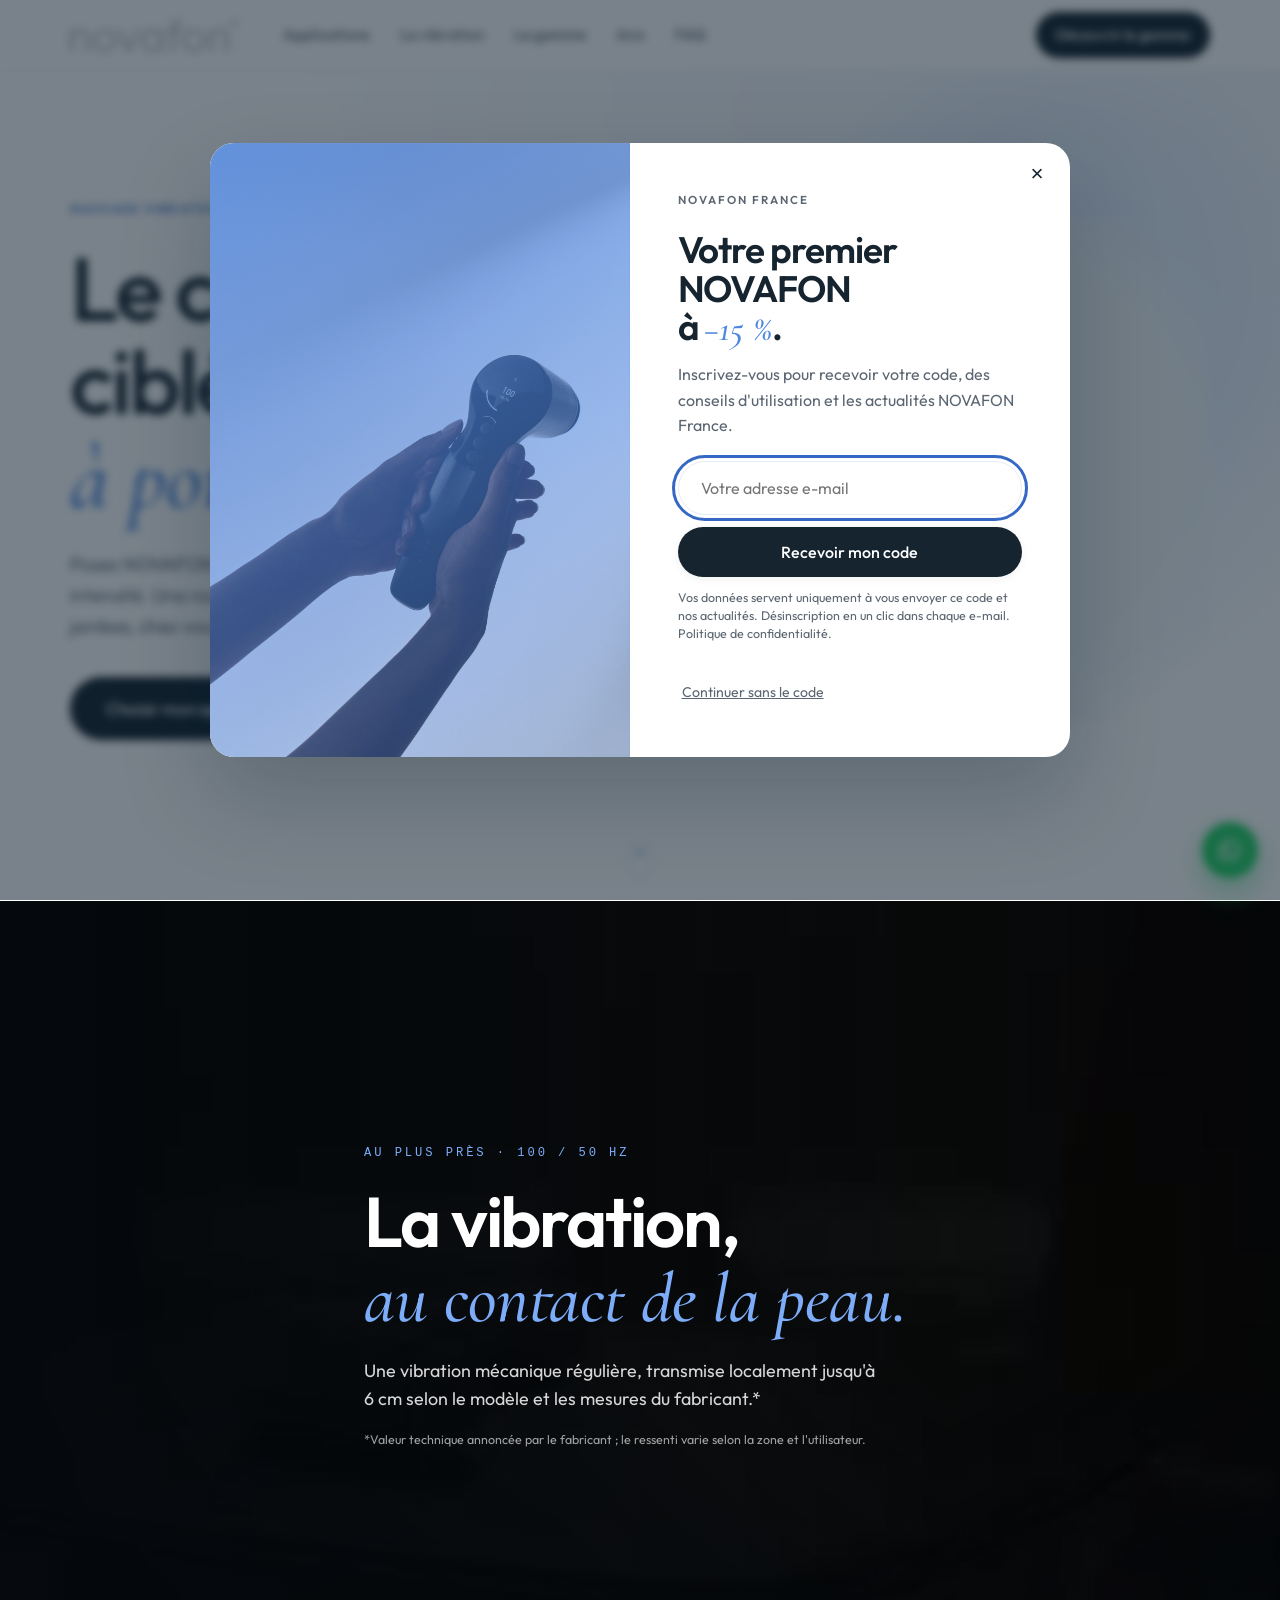
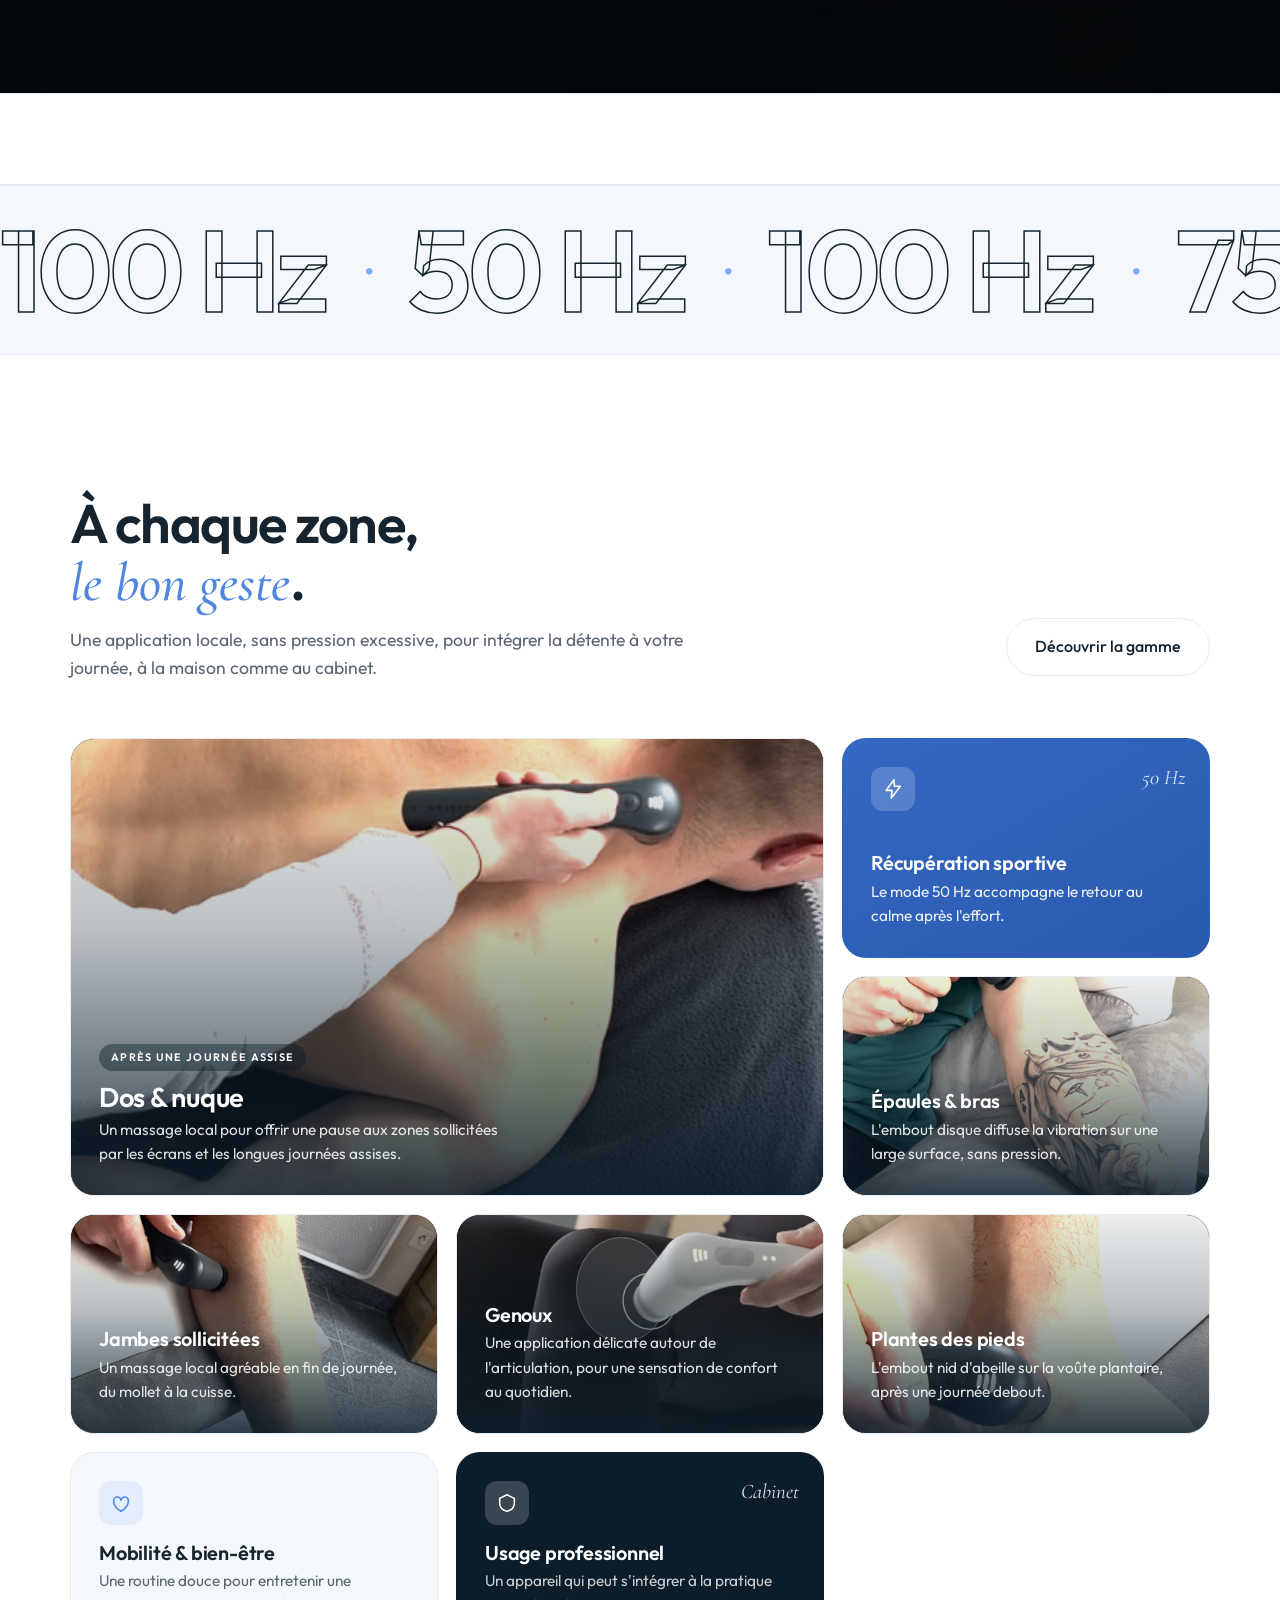
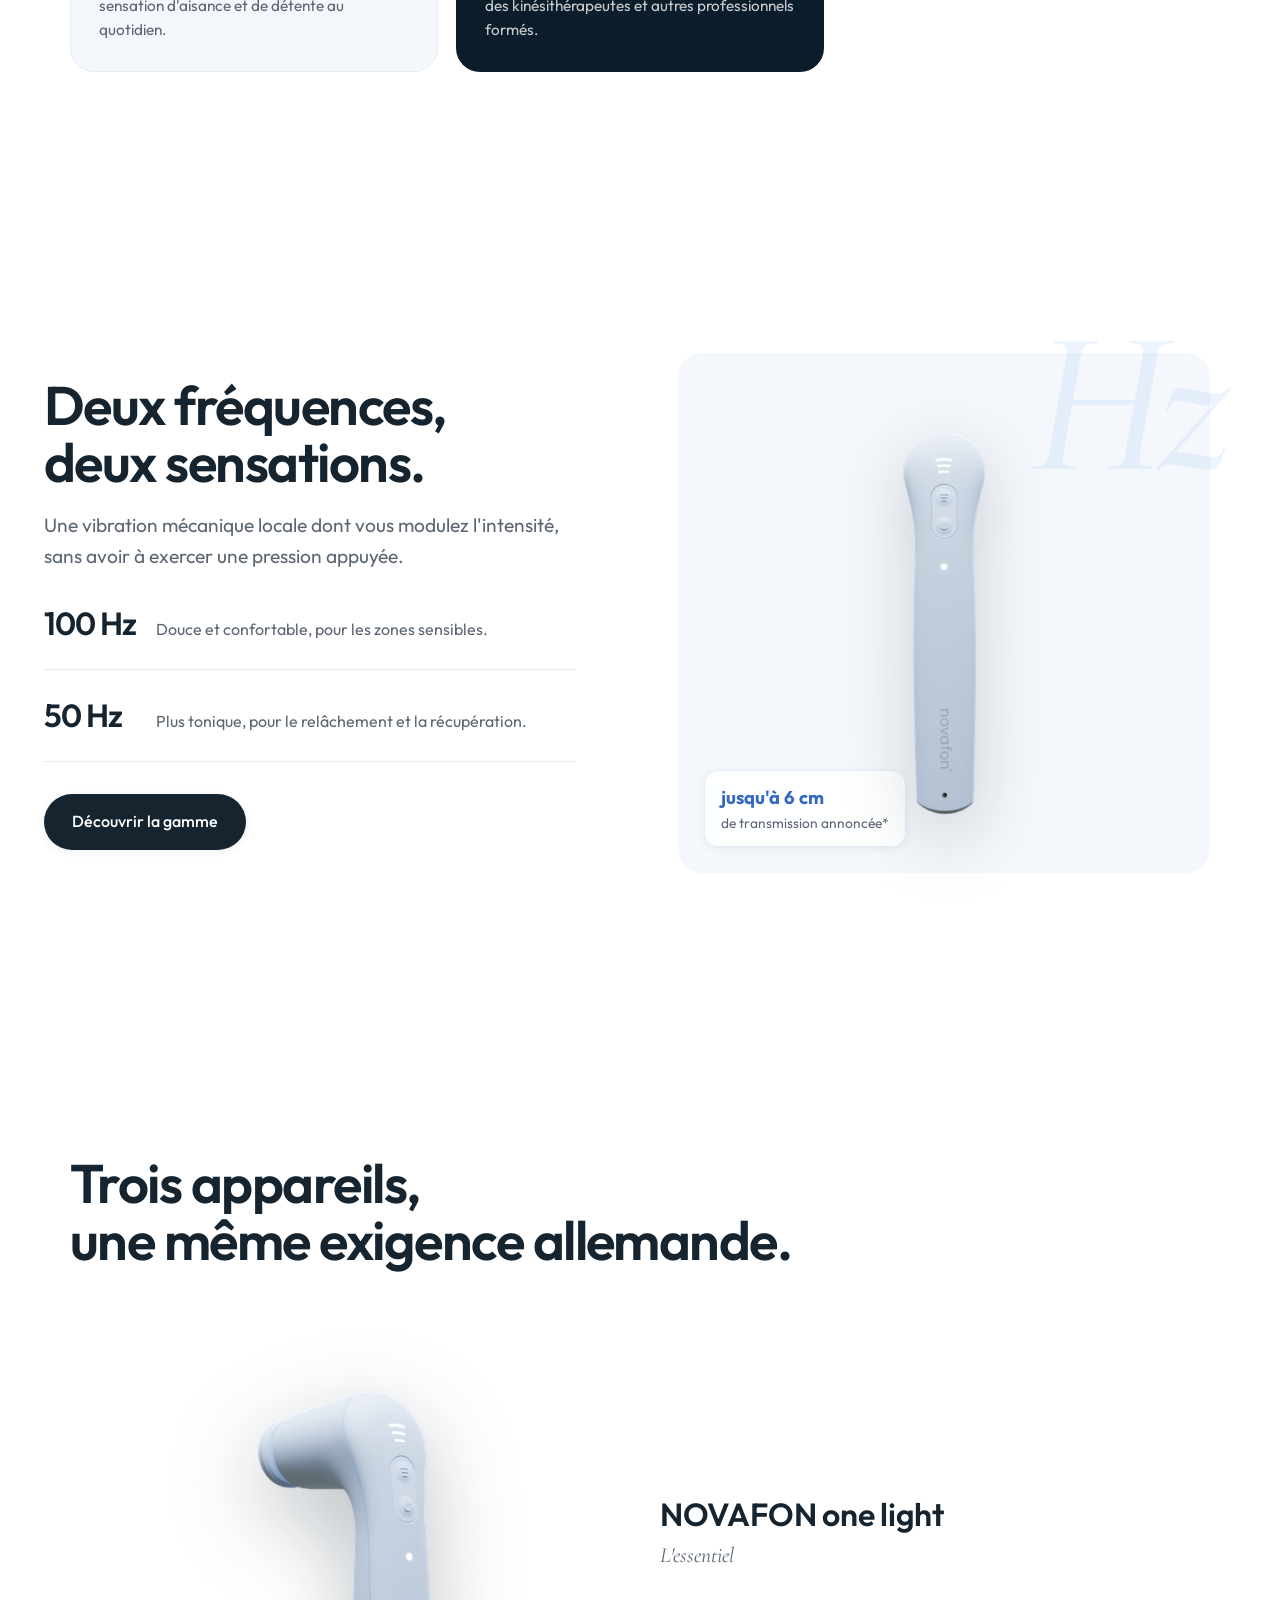
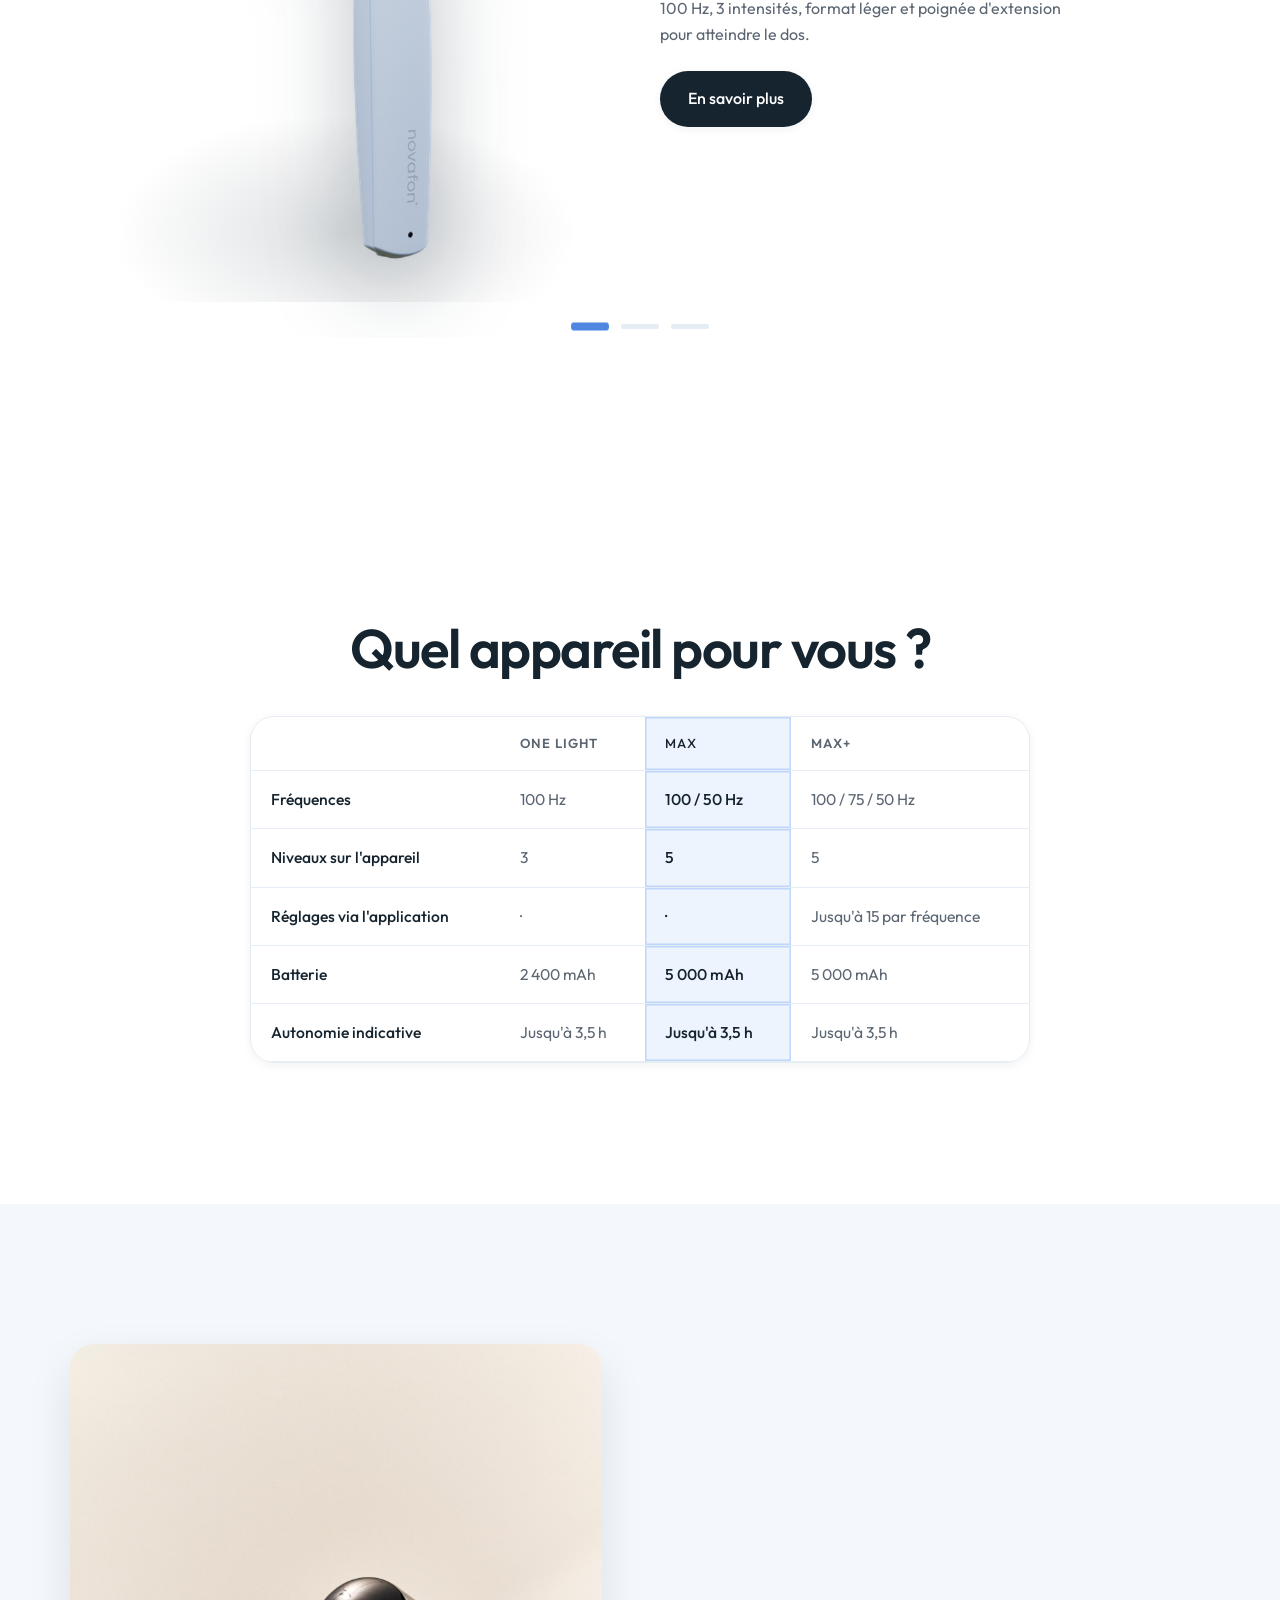
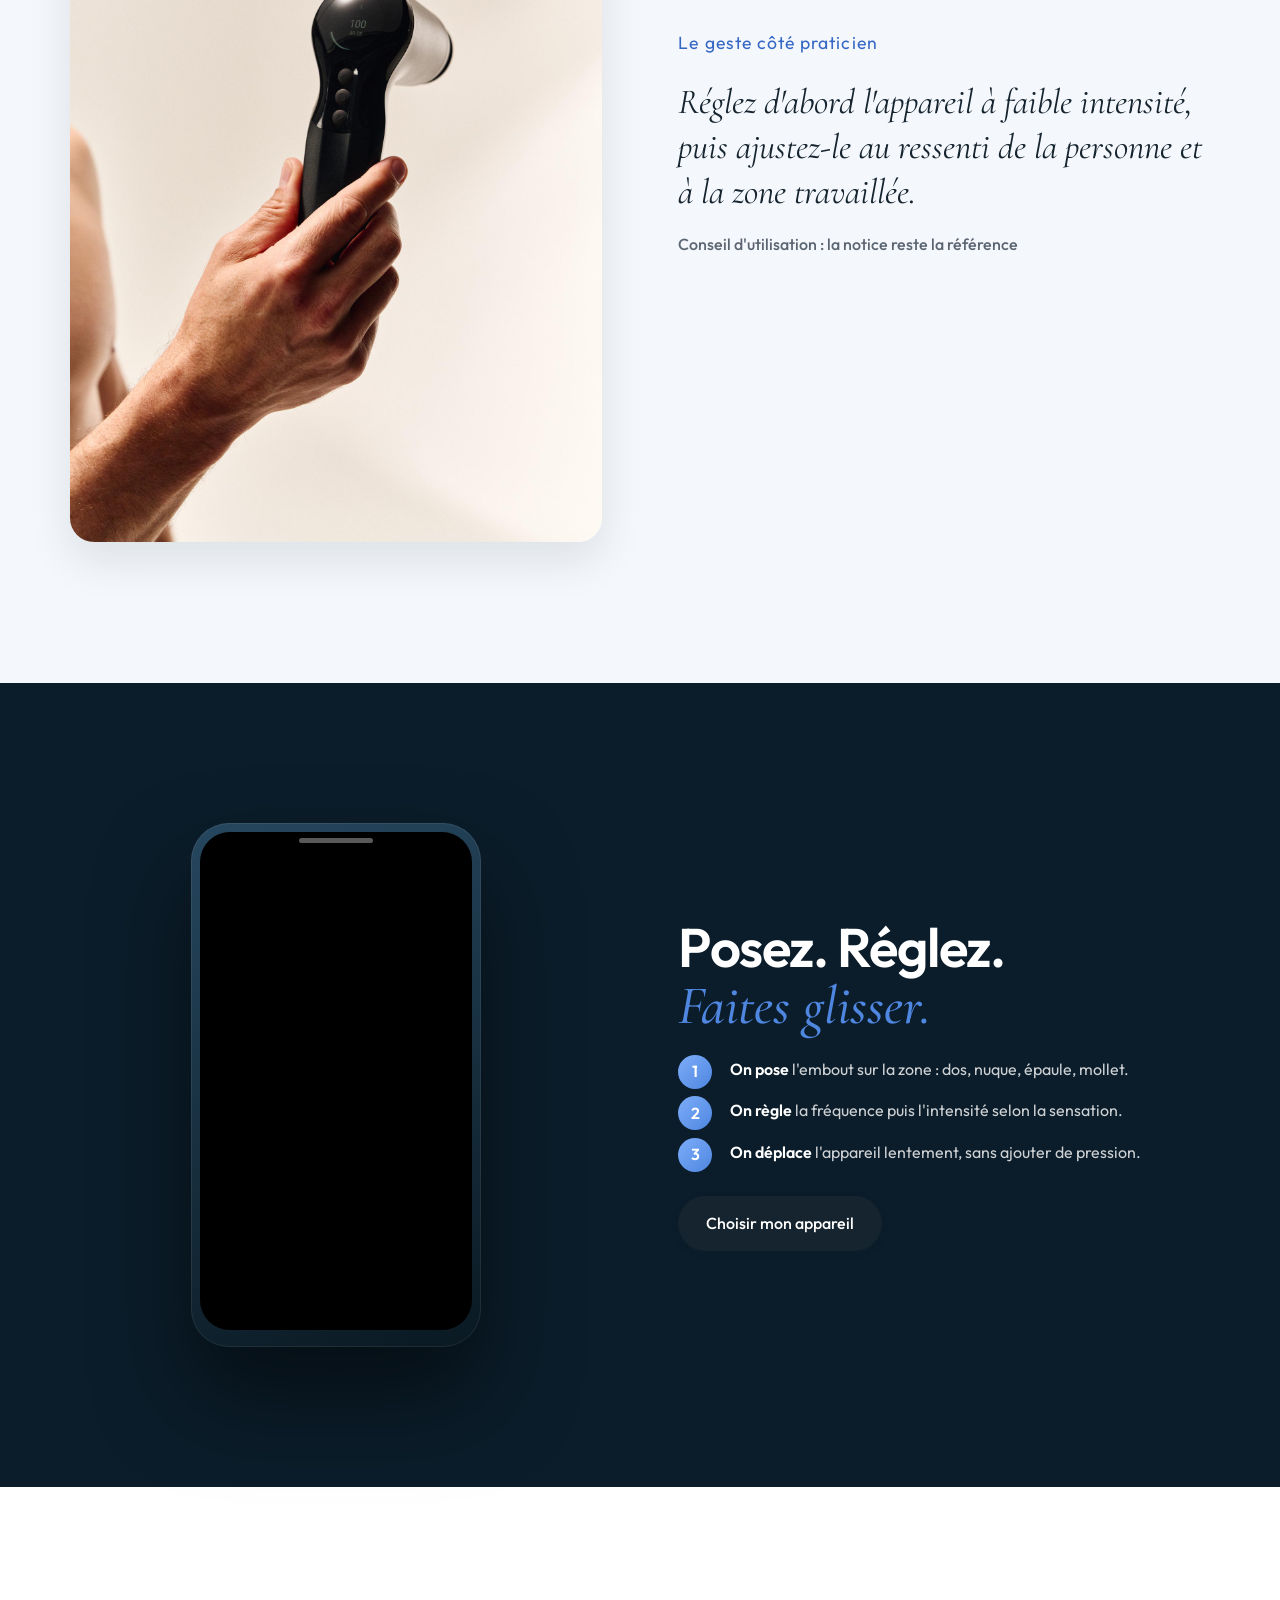
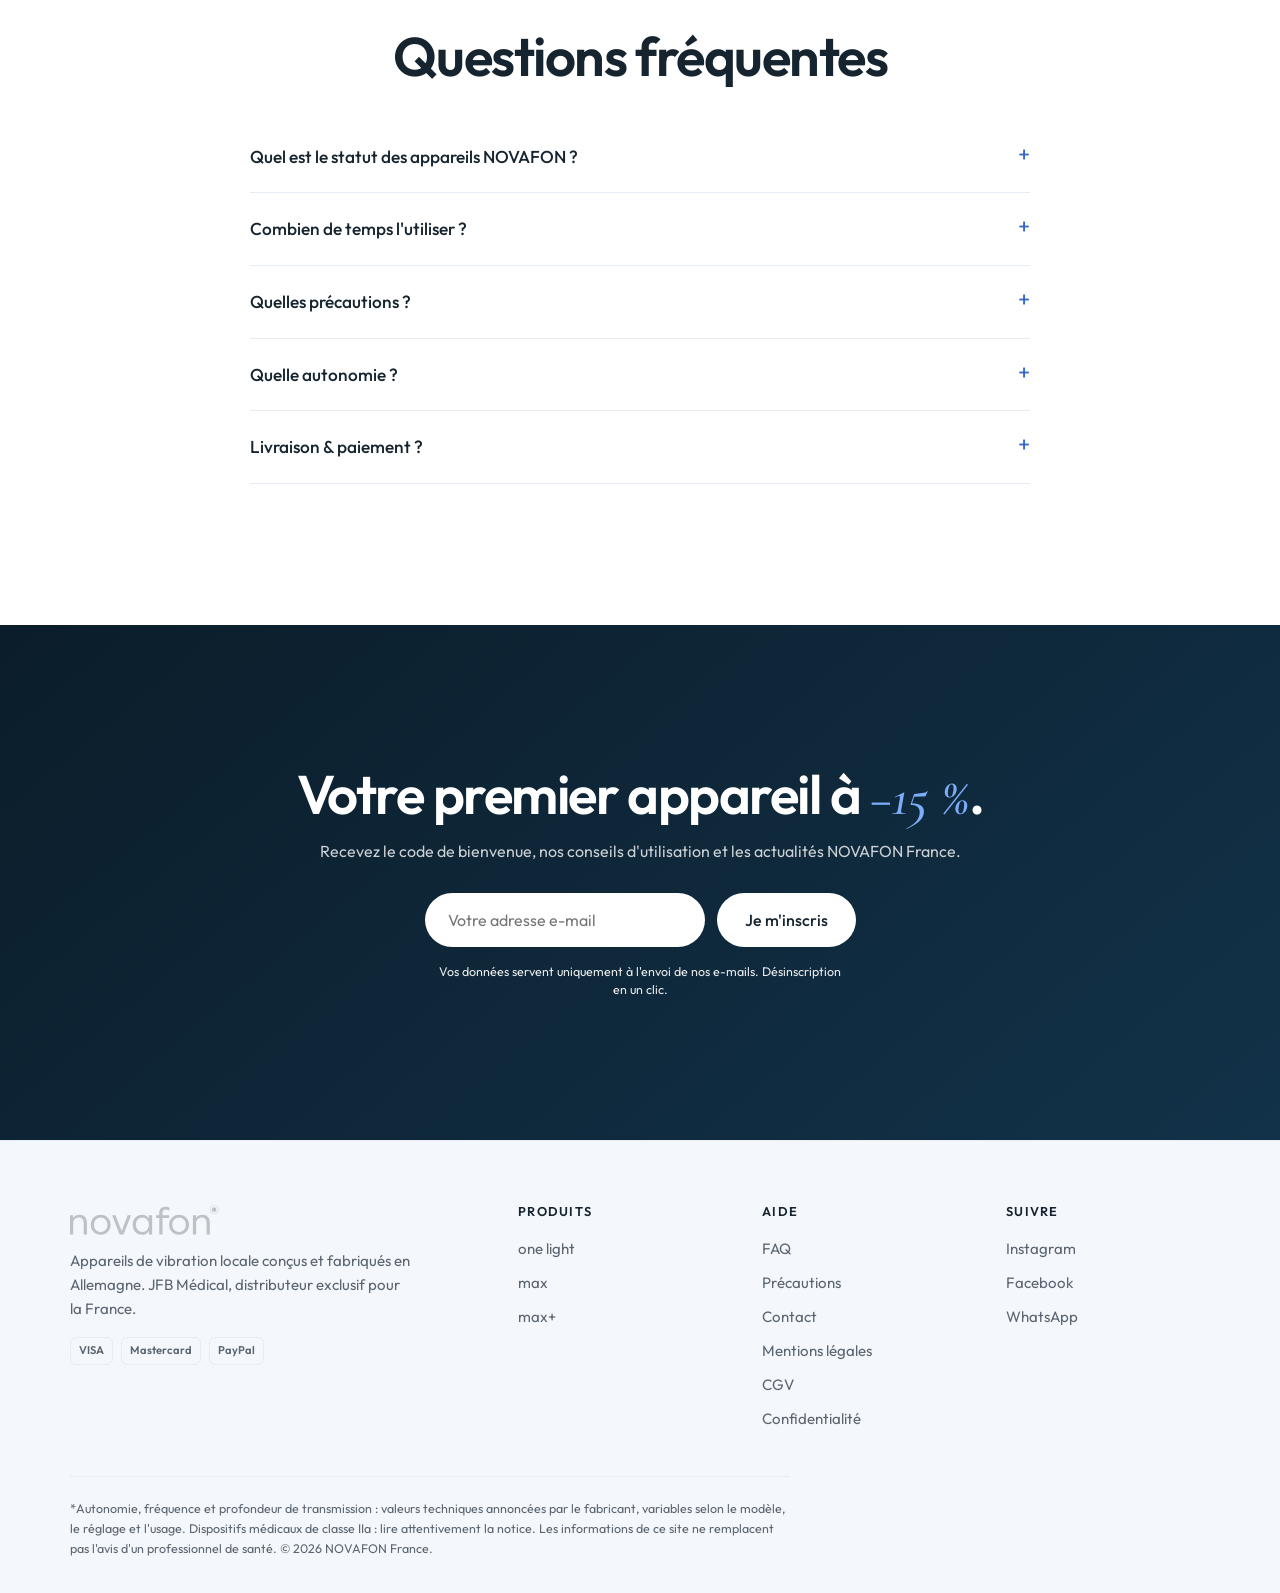
<file: index.html>
<!DOCTYPE html>
<html lang="fr" class="no-js">
<head>
<meta charset="utf-8">
<meta name="viewport" content="width=device-width, initial-scale=1, viewport-fit=cover">
<title>NOVAFON France · Le massage vibratoire au quotidien</title>
<meta name="description" content="Découvrez les appareils NOVAFON : la vibration locale pour vos routines de détente, de mobilité et de récupération, conçue et fabriquée en Allemagne.">
<meta name="theme-color" content="#0C1E2B">
<link rel="preload" href="assets/fonts/outfit-normal-latin.woff2" as="font" type="font/woff2" crossorigin>
<link rel="preload" href="assets/fonts/cormorant-italic-latin.woff2" as="font" type="font/woff2" crossorigin>
<link rel="stylesheet" href="assets/css/fonts.css">
<link rel="icon" href="assets/logo.svg" type="image/svg+xml">
<link rel="manifest" href="site.webmanifest">
<link rel="apple-touch-icon" href="assets/kit-flatlay.jpg">
<meta name="apple-mobile-web-app-title" content="NOVAFON">
<meta property="og:type" content="website">
<meta property="og:site_name" content="NOVAFON France">
<meta property="og:title" content="NOVAFON France · Le massage vibratoire au quotidien">
<meta property="og:description" content="La vibration locale pour vos routines de détente, de mobilité et de récupération, conçue et fabriquée en Allemagne.">
<meta property="og:image" content="assets/kit-flatlay.jpg">
<meta property="og:locale" content="fr_FR">
<meta name="twitter:card" content="summary_large_image">
<meta name="twitter:title" content="NOVAFON France · Le massage vibratoire">
<meta name="twitter:description" content="Massage vibratoire local conçu et fabriqué en Allemagne. Satisfait ou remboursé pendant 30 jours.">
<meta name="twitter:image" content="assets/kit-flatlay.jpg">
<link rel="stylesheet" href="style.css">
<script>document.documentElement.className = document.documentElement.className.replace('no-js','js');</script>
<script type="application/ld+json">
{"@context":"https://schema.org","@type":"Organization","name":"NOVAFON France","description":"Revendeur exclusif France des appareils NOVAFON de vibration locale, dispositifs médicaux conçus et fabriqués en Allemagne.","areaServed":"FR"}
</script>
</head>
<body>
<a class="skip-link" href="#contenu">Aller au contenu</a>

<!-- ===== POP-UP D'ARRIVÉE (newsletter -15%) ===== -->
<div class="modal" id="welcome" aria-hidden="true" role="dialog" aria-modal="true" aria-labelledby="welcome-title">
  <div class="modal-backdrop" data-close></div>
  <div class="modal-card" role="document">
    <button class="modal-x" data-close aria-label="Fermer">&times;</button>
    <div class="modal-media" aria-hidden="true"></div>
    <div class="modal-body">
      <p class="modal-eyebrow">NOVAFON France</p>
      <h2 id="welcome-title">Votre premier NOVAFON<br>à <em>−15&nbsp;%</em>.</h2>
      <p>Inscrivez-vous pour recevoir votre code, des conseils d'utilisation et les actualités NOVAFON France.</p>
      <form class="modal-form" novalidate>
        <input type="email" required placeholder="Votre adresse e-mail" aria-label="Adresse e-mail">
        <button type="submit" class="btn btn-primary">Recevoir mon code</button>
      </form>
      <p class="form-consent">Vos données servent uniquement à vous envoyer ce code et nos actualités. Désinscription en un clic dans chaque e-mail. <a href="confidentialite.html">Politique de confidentialité</a>.</p>
      <button class="modal-decline" data-close>Continuer sans le code</button>
    </div>
  </div>
</div>

<!-- ===== EN-TÊTE ===== -->
<header class="site-header" id="top">
  <div class="wrap header-inner">
    <a class="logo" href="#top" aria-label="NOVAFON accueil"><img src="assets/logo.svg" alt="NOVAFON"></a>
    <nav aria-label="Navigation principale">
      <a href="#applications">Applications</a>
      <a href="#ralenti">La vibration</a>
      <a href="#gamme">La gamme</a>
      <a href="#avis">Avis</a>
      <a href="#faq">FAQ</a>
    </nav>
    <a class="btn btn-primary btn-sm magnetic" href="#gamme">Découvrir la gamme</a>
  </div>
</header>

<main id="contenu" tabindex="-1">

<!-- ===== HERO ===== -->
<section class="hero">
  <div class="hero-glow" aria-hidden="true"></div>
  <div class="wrap hero-grid">
    <div class="hero-copy">
      <p class="eyebrow" data-rise>Massage vibratoire · Fabriqué en Allemagne</p>
      <h1 data-hero-title>Le confort ciblé,<br><em>à portée de main</em>.</h1>
      <p class="lead" data-rise>Posez NOVAFON sur la zone qui en a besoin et choisissez votre intensité. Une routine simple pour détendre le dos, la nuque ou les jambes, chez vous.</p>
      <div class="hero-cta" data-rise>
        <a class="btn btn-primary btn-lg magnetic" href="#gamme">Choisir mon appareil</a>
        <a class="btn btn-line" href="#ralenti">Voir la vibration</a>
      </div>
    </div>
    <div class="hero-visual" data-hero-visual>
      <video class="hero-turn" muted loop playsinline autoplay preload="metadata" poster="assets/onelight-trois-quarts.png" data-inview aria-label="Appareil NOVAFON">
        <source src="assets/hero-turn.webm" type="video/webm">
        <source src="assets/hero-turn.mp4" type="video/mp4">
      </video>
    </div>
  </div>
  <a class="scroll-cue" href="#preuve" aria-label="Défiler"><span></span></a>
</section>

<!-- ===== FILM — vidéo qui joue (position 2) ===== -->
<section class="film" id="ralenti" aria-label="La vibration en mouvement">
  <video class="film-vid" muted loop playsinline preload="metadata" poster="assets/scrub-poster.jpg" data-inview>
    <source src="assets/hero.webm" type="video/webm">
    <source src="assets/hero.mp4" type="video/mp4">
  </video>
  <div class="film-scrim" aria-hidden="true"></div>
  <div class="wrap film-ui">
    <p class="mono-kicker" data-rise>Au plus près · 100 / 50 Hz</p>
    <h2 class="film-title" data-rise>La vibration,<br><em>au contact de la peau.</em></h2>
    <p class="film-note" data-rise>Une vibration mécanique régulière, transmise localement jusqu'à 6&nbsp;cm selon le modèle et les mesures du fabricant.*</p>
    <p class="film-legal">*Valeur technique annoncée par le fabricant ; le ressenti varie selon la zone et l'utilisateur.</p>
  </div>
</section>

<!-- ===== BANDEAU CONFIANCE (hors hero) ===== -->
<section class="trustbar" id="preuve" aria-label="Réassurance">
  <div class="wrap trustbar-inner">
    <div class="trust-item"><strong>CE</strong><span>Dispositif médical marqué CE</span></div>
    <div class="trust-item"><strong>DE</strong><span>Conçu &amp; fabriqué en Allemagne</span></div>
    <div class="trust-item"><strong>30&nbsp;j</strong><span>Satisfait ou remboursé</span></div>
    <div class="trust-item"><strong>3,5&nbsp;h</strong><span>Jusqu'à 3,5 h d'autonomie*</span></div>
  </div>
</section>

<!-- ===== SPINE CINÉTIQUE — la vibration suit votre scroll (100 % CSS scroll-driven) ===== -->
<section class="hz-band" aria-hidden="true">
  <div class="hz-track">
    <span>100&nbsp;Hz</span><span>·</span><span>50&nbsp;Hz</span><span>·</span>
    <span>100&nbsp;Hz</span><span>·</span><span>75&nbsp;Hz</span><span>·</span>
  </div>
</section>

<!-- ===== APPLICATIONS — BENTO ===== -->
<section class="section applications" id="applications">
  <div class="wrap">
    <header class="sec-head sec-head-row">
      <div>
        <h2 data-rise>À chaque zone,<br><em>le bon geste</em>.</h2>
        <p class="sec-sub" data-rise>Une application locale, sans pression excessive, pour intégrer la détente à votre journée, à la maison comme au cabinet.</p>
      </div>
      <a class="btn btn-line head-cta magnetic" data-rise href="#gamme">Découvrir la gamme</a>
    </header>
    <div class="bento">
      <article class="tile tile-lg tile-video" data-rise>
        <video class="tile-vid" muted loop playsinline preload="metadata" poster="assets/zone-nuque-poster.jpg" data-inview>
          <source src="assets/zone-nuque.webm" type="video/webm">
          <source src="assets/zone-nuque.mp4" type="video/mp4">
        </video>
        <div class="tile-veil"></div>
        <div class="tile-txt">
          <span class="tile-tag">Après une journée assise</span>
          <h3>Dos &amp; nuque</h3>
          <p>Un massage local pour offrir une pause aux zones sollicitées par les écrans et les longues journées assises.</p>
        </div>
      </article>
      <article class="tile tile-accent" data-rise>
        <span class="tile-ic" aria-hidden="true"><svg viewBox="0 0 24 24"><path d="M13 2 4.5 13.5H11l-1 8.5L20 9h-6.5z"/></svg></span>
        <h3>Récupération sportive</h3>
        <p>Le mode 50&nbsp;Hz accompagne le retour au calme après l'effort.</p>
        <span class="tile-mark">50 Hz</span>
      </article>
      <article class="tile tile-video" data-rise>
        <video class="tile-vid" muted loop playsinline preload="metadata" poster="assets/zone-bras-poster.jpg" data-inview>
          <source src="assets/zone-bras.webm" type="video/webm">
          <source src="assets/zone-bras.mp4" type="video/mp4">
        </video>
        <div class="tile-veil"></div>
        <div class="tile-txt">
          <h3>Épaules &amp; bras</h3>
          <p>L'embout disque diffuse la vibration sur une large surface, sans pression.</p>
        </div>
      </article>
      <article class="tile tile-video" data-rise>
        <video class="tile-vid" muted loop playsinline preload="metadata" poster="assets/zone-jambes-poster.jpg" data-inview>
          <source src="assets/zone-jambes.webm" type="video/webm">
          <source src="assets/zone-jambes.mp4" type="video/mp4">
        </video>
        <div class="tile-veil"></div>
        <div class="tile-txt">
          <h3>Jambes sollicitées</h3>
          <p>Un massage local agréable en fin de journée, du mollet à la cuisse.</p>
        </div>
      </article>
      <article class="tile tile-video" data-rise>
        <video class="tile-vid" muted loop playsinline preload="metadata" poster="assets/zone-genou-poster.jpg" data-inview>
          <source src="assets/zone-genou.webm" type="video/webm">
          <source src="assets/zone-genou.mp4" type="video/mp4">
        </video>
        <div class="tile-veil"></div>
        <div class="tile-txt">
          <h3>Genoux</h3>
          <p>Une application délicate autour de l'articulation, pour une sensation de confort au quotidien.</p>
        </div>
      </article>
      <article class="tile tile-video" data-rise>
        <video class="tile-vid" muted loop playsinline preload="metadata" poster="assets/zone-pied-poster.jpg" data-inview>
          <source src="assets/zone-pied.webm" type="video/webm">
          <source src="assets/zone-pied.mp4" type="video/mp4">
        </video>
        <div class="tile-veil"></div>
        <div class="tile-txt">
          <h3>Plantes des pieds</h3>
          <p>L'embout nid d'abeille sur la voûte plantaire, après une journée debout.</p>
        </div>
      </article>
      <article class="tile" data-rise>
        <span class="tile-ic" aria-hidden="true"><svg viewBox="0 0 24 24"><path d="M12 21c-5-3-8-7-8-11a4 4 0 0 1 8-1 4 4 0 0 1 8 1c0 4-3 8-8 11Z"/></svg></span>
        <h3>Mobilité &amp; bien-être</h3>
        <p>Une routine douce pour entretenir une sensation d'aisance et de détente au quotidien.</p>
      </article>
      <article class="tile tile-dark" data-rise>
        <span class="tile-ic" aria-hidden="true"><svg viewBox="0 0 24 24"><path d="M12 3l8 4v5c0 5-3.5 8-8 9-4.5-1-8-4-8-9V7z"/></svg></span>
        <h3>Usage professionnel</h3>
        <p>Un appareil qui peut s'intégrer à la pratique des kinésithérapeutes et autres professionnels formés.</p>
        <span class="tile-mark">Cabinet</span>
      </article>
    </div>
  </div>
</section>

<!-- ===== TECHNOLOGIE ===== -->
<section class="section tech">
  <div class="wrap split">
    <div class="split-copy">
      <h2 data-rise>Deux fréquences,<br>deux sensations.</h2>
      <p class="lead" data-rise>Une vibration mécanique locale dont vous modulez l'intensité, sans avoir à exercer une pression appuyée.</p>
      <ul class="freq" data-rise>
        <li><span class="freq-n" data-count="100" data-suffix=" Hz">100 Hz</span><span class="freq-l">Douce et confortable, pour les zones sensibles.</span></li>
        <li><span class="freq-n" data-count="50" data-suffix=" Hz">50 Hz</span><span class="freq-l">Plus tonique, pour le relâchement et la récupération.</span></li>
      </ul>
      <a class="btn btn-primary magnetic" data-rise href="#gamme">Découvrir la gamme</a>
    </div>
    <figure class="split-media" data-rise>
      <span class="ghost-hz" aria-hidden="true">Hz</span>
      <img loading="lazy" decoding="async" src="assets/onelight-frontal.png" alt="Appareil NOVAFON one light de face">
      <figcaption class="depth-badge"><b>jusqu'à 6 cm</b> de transmission annoncée*</figcaption>
    </figure>
  </div>
</section>

<!-- ===== GAMME — 3D DEPTH SWITCHER ===== -->
<section class="section gamme" id="gamme">
  <div class="wrap">
    <header class="sec-head">
      <h2 data-rise>Trois appareils,<br>une même exigence allemande.</h2>
    </header>

    <div class="stage3d" data-stage>
      <div class="stage3d-track">
        <article class="prod" data-prod="0" id="prod-panel-0" role="tabpanel" aria-labelledby="prod-tab-0">
          <div class="prod-media"><img loading="lazy" decoding="async" src="assets/onelight-trois-quarts.png" alt="NOVAFON one light"></div>
          <div class="prod-info">
            <h3>NOVAFON one light</h3>
            <p class="prod-tag">L'essentiel</p>
            <p>100 Hz, 3 intensités, format léger et poignée d'extension pour atteindre le dos.</p>
            <a class="btn btn-primary magnetic" href="#faq">En savoir plus</a>
          </div>
        </article>
        <article class="prod" data-prod="1" id="prod-panel-1" role="tabpanel" aria-labelledby="prod-tab-1">
          <div class="prod-media"><img loading="lazy" decoding="async" src="assets/max-trois-quarts.png" alt="NOVAFON max"></div>
          <div class="prod-info">
            <h3>NOVAFON max</h3>
            <p class="prod-tag">Le polyvalent</p>
            <p>Deux fréquences, cinq intensités et une ergonomie pensée pour les grandes zones musculaires.</p>
            <a class="btn btn-primary magnetic" href="#faq">En savoir plus</a>
          </div>
        </article>
        <article class="prod" data-prod="2" id="prod-panel-2" role="tabpanel" aria-labelledby="prod-tab-2">
          <div class="prod-media"><img loading="lazy" decoding="async" src="assets/maxplus-station.png" alt="NOVAFON max+ sur sa station de charge"></div>
          <div class="prod-info">
            <h3>NOVAFON max+</h3>
            <p class="prod-tag">Le haut de gamme</p>
            <p>Trois fréquences, cinq intensités et réglages étendus via l'application pour un usage régulier ou professionnel.</p>
            <a class="btn btn-primary magnetic" href="#faq">En savoir plus</a>
          </div>
        </article>
      </div>
      <div class="stage3d-dots" role="tablist" aria-label="Choisir un appareil">
        <button type="button" role="tab" id="prod-tab-0" data-dot="0" aria-controls="prod-panel-0" aria-label="NOVAFON one light"></button>
        <button type="button" role="tab" id="prod-tab-1" data-dot="1" aria-controls="prod-panel-1" aria-label="NOVAFON max"></button>
        <button type="button" role="tab" id="prod-tab-2" data-dot="2" aria-controls="prod-panel-2" aria-label="NOVAFON max+"></button>
      </div>
    </div>
  </div>
</section>

<!-- ===== COMPARATEUR ===== -->
<section class="section compare-sec">
  <div class="wrap narrow">
    <h2 class="center" data-rise>Quel appareil pour vous&nbsp;?</h2>
    <div class="compare" data-rise>
      <table>
        <thead><tr><td></td><th scope="col">one light</th><th scope="col" class="pop">max</th><th scope="col">max+</th></tr></thead>
        <tbody>
          <tr><th scope="row">Fréquences</th><td>100 Hz</td><td class="pop">100 / 50 Hz</td><td>100 / 75 / 50 Hz</td></tr>
          <tr><th scope="row">Niveaux sur l'appareil</th><td>3</td><td class="pop">5</td><td>5</td></tr>
          <tr><th scope="row">Réglages via l'application</th><td>·</td><td class="pop">·</td><td>Jusqu'à 15 par fréquence</td></tr>
          <tr><th scope="row">Batterie</th><td>2 400 mAh</td><td class="pop">5 000 mAh</td><td>5 000 mAh</td></tr>
          <tr><th scope="row">Autonomie indicative</th><td>Jusqu'à 3,5 h</td><td class="pop">Jusqu'à 3,5 h</td><td>Jusqu'à 3,5 h</td></tr>
        </tbody>
      </table>
    </div>
    <p class="compare-hint">Faites défiler le tableau horizontalement&nbsp;→</p>
  </div>
</section>

<!-- ===== PREUVE SOCIALE ===== -->
<section class="section proof" id="avis">
  <div class="wrap split reverse">
    <figure class="split-media proof-photo" data-rise><img loading="lazy" decoding="async" src="assets/groupe.jpg" alt="NOVAFON utilisé en cabinet"></figure>
    <div class="split-copy">
      <div class="rating" data-rise>Le geste côté praticien</div>
      <blockquote class="bigquote" data-rise>
        Réglez d'abord l'appareil à faible intensité, puis ajustez-le au ressenti de la personne et à la zone travaillée.
      </blockquote>
      <cite data-rise>Conseil d'utilisation : la notice reste la référence</cite>
    </div>
  </div>
</section>

<!-- ===== GESTE (démo vidéo verticale) ===== -->
<section class="section geste">
  <div class="wrap split">
    <figure class="device-frame" data-rise>
      <video autoplay muted loop playsinline preload="metadata" poster="assets/demo-poster.jpg" data-inview aria-label="Démonstration NOVAFON sur le dos">
        <source src="assets/demo.webm" type="video/webm">
        <source src="assets/demo.mp4" type="video/mp4">
      </video>
    </figure>
    <div class="split-copy">
      <h2 data-rise>Posez. Réglez.<br><em>Faites glisser.</em></h2>
      <ol class="steps" data-rise>
        <li><b>On pose</b> l'embout sur la zone : dos, nuque, épaule, mollet.</li>
        <li><b>On règle</b> la fréquence puis l'intensité selon la sensation.</li>
        <li><b>On déplace</b> l'appareil lentement, sans ajouter de pression.</li>
      </ol>
      <a class="btn btn-primary magnetic" data-rise href="#gamme">Choisir mon appareil</a>
    </div>
  </div>
</section>

<!-- ===== FAQ ===== -->
<section class="section faq" id="faq">
  <div class="wrap narrow">
    <h2 class="center" data-rise>Questions fréquentes</h2>
    <details data-rise><summary>Quel est le statut des appareils NOVAFON&nbsp;?</summary><p>Les appareils NOVAFON présentés ici sont des dispositifs médicaux marqués CE, conçus et fabriqués en Allemagne. Lisez intégralement la notice du modèle choisi avant la première utilisation.</p></details>
    <details data-rise><summary>Combien de temps l'utiliser&nbsp;?</summary><p>Quelques minutes par zone, en commençant par l'intensité la plus basse. L'appareil alterne 20 min de fonctionnement et 15 min de pause. Suivez la notice livrée.</p></details>
    <details data-rise><summary>Quelles précautions&nbsp;?</summary><p>Ne pas utiliser sur une plaie ouverte, une inflammation aiguë, une thrombose, une tumeur, ni près d'un implant. Contre-indiqué pendant la grossesse ou en cas de stimulateur cardiaque. En cas de douleur d'origine inconnue, demandez un avis médical.</p></details>
    <details data-rise><summary>Quelle autonomie&nbsp;?</summary><p>Jusqu'à 3,5 heures selon le modèle et l'intensité, soit plusieurs séances entre deux charges.</p></details>
    <details data-rise><summary>Livraison &amp; paiement&nbsp;?</summary><p>Carte bancaire et PayPal. Livraison offerte dès 100 € en France métropolitaine. Essai satisfait ou remboursé pendant 30 jours.</p></details>
  </div>
</section>

<!-- ===== CTA NEWSLETTER ===== -->
<section class="section cta-band" id="newsletter">
  <div class="wrap center">
    <h2 data-rise>Votre premier appareil à <em>−15&nbsp;%</em>.</h2>
    <p data-rise>Recevez le code de bienvenue, nos conseils d'utilisation et les actualités NOVAFON France.</p>
    <form class="nl-form" data-rise onsubmit="event.preventDefault(); this.querySelector('button').textContent='Merci !';">
      <input type="email" required placeholder="Votre adresse e-mail" aria-label="Adresse e-mail">
      <button class="btn btn-invert" type="submit">Je m'inscris</button>
    </form>
    <p class="form-consent" data-rise>Vos données servent uniquement à l'envoi de nos e-mails. Désinscription en un clic.</p>
  </div>
</section>

</main>

<!-- ===== FOOTER ===== -->
<footer class="site-footer">
  <div class="wrap">
    <div class="foot-grid">
      <div class="foot-brand">
        <img class="foot-logo" src="assets/logo.svg" alt="NOVAFON">
        <p>Appareils de vibration locale conçus et fabriqués en Allemagne. JFB Médical, distributeur exclusif pour la France.</p>
        <div class="pay" aria-label="Moyens de paiement"><span>VISA</span><span>Mastercard</span><span>PayPal</span></div>
      </div>
      <div><h4>Produits</h4><a href="#gamme">one light</a><a href="#gamme">max</a><a href="#gamme">max+</a></div>
      <div><h4>Aide</h4><a href="#faq">FAQ</a><a href="#faq">Précautions</a><a href="#newsletter">Contact</a><a href="mentions-legales.html">Mentions légales</a><a href="cgv.html">CGV</a><a href="confidentialite.html">Confidentialité</a></div>
      <div><h4>Suivre</h4><a href="#">Instagram</a><a href="#">Facebook</a><a href="#">WhatsApp</a></div>
    </div>
    <p class="legal">*Autonomie, fréquence et profondeur de transmission : valeurs techniques annoncées par le fabricant, variables selon le modèle, le réglage et l'usage. Dispositifs médicaux de classe IIa : lire attentivement la notice. Les informations de ce site ne remplacent pas l'avis d'un professionnel de santé. © 2026 NOVAFON France.</p>
  </div>
</footer>

<a class="wa-fab magnetic" href="#" aria-label="WhatsApp"><svg viewBox="0 0 24 24" width="26" height="26"><path fill="currentColor" d="M12 2a10 10 0 0 0-8.5 15.3L2 22l4.8-1.5A10 10 0 1 0 12 2zm0 18a8 8 0 0 1-4.1-1.1l-.3-.2-2.8.9.9-2.7-.2-.3A8 8 0 1 1 12 20zm4.4-6c-.2-.1-1.4-.7-1.6-.8s-.4-.1-.5.1-.6.8-.8.9-.3.2-.5.1a6.6 6.6 0 0 1-3.3-2.9c-.2-.4.2-.4.6-1.2a.4.4 0 0 0 0-.4l-.7-1.7c-.2-.5-.4-.4-.5-.4h-.5a.9.9 0 0 0-.7.3A2.8 2.8 0 0 0 6 9.3a4.9 4.9 0 0 0 1 2.6 11 11 0 0 0 4.3 3.8c2.1.8 2.1.6 2.5.5a2.3 2.3 0 0 0 1.5-1c.2-.5.2-.9.1-1s-.3-.2-.5-.2z"/></svg></a>

<script src="assets/vendor/lenis.min.js"></script>
<script src="assets/vendor/gsap.min.js"></script>
<script src="assets/vendor/ScrollTrigger.min.js"></script>
<script src="app.js"></script>
</body>
</html>
</file>
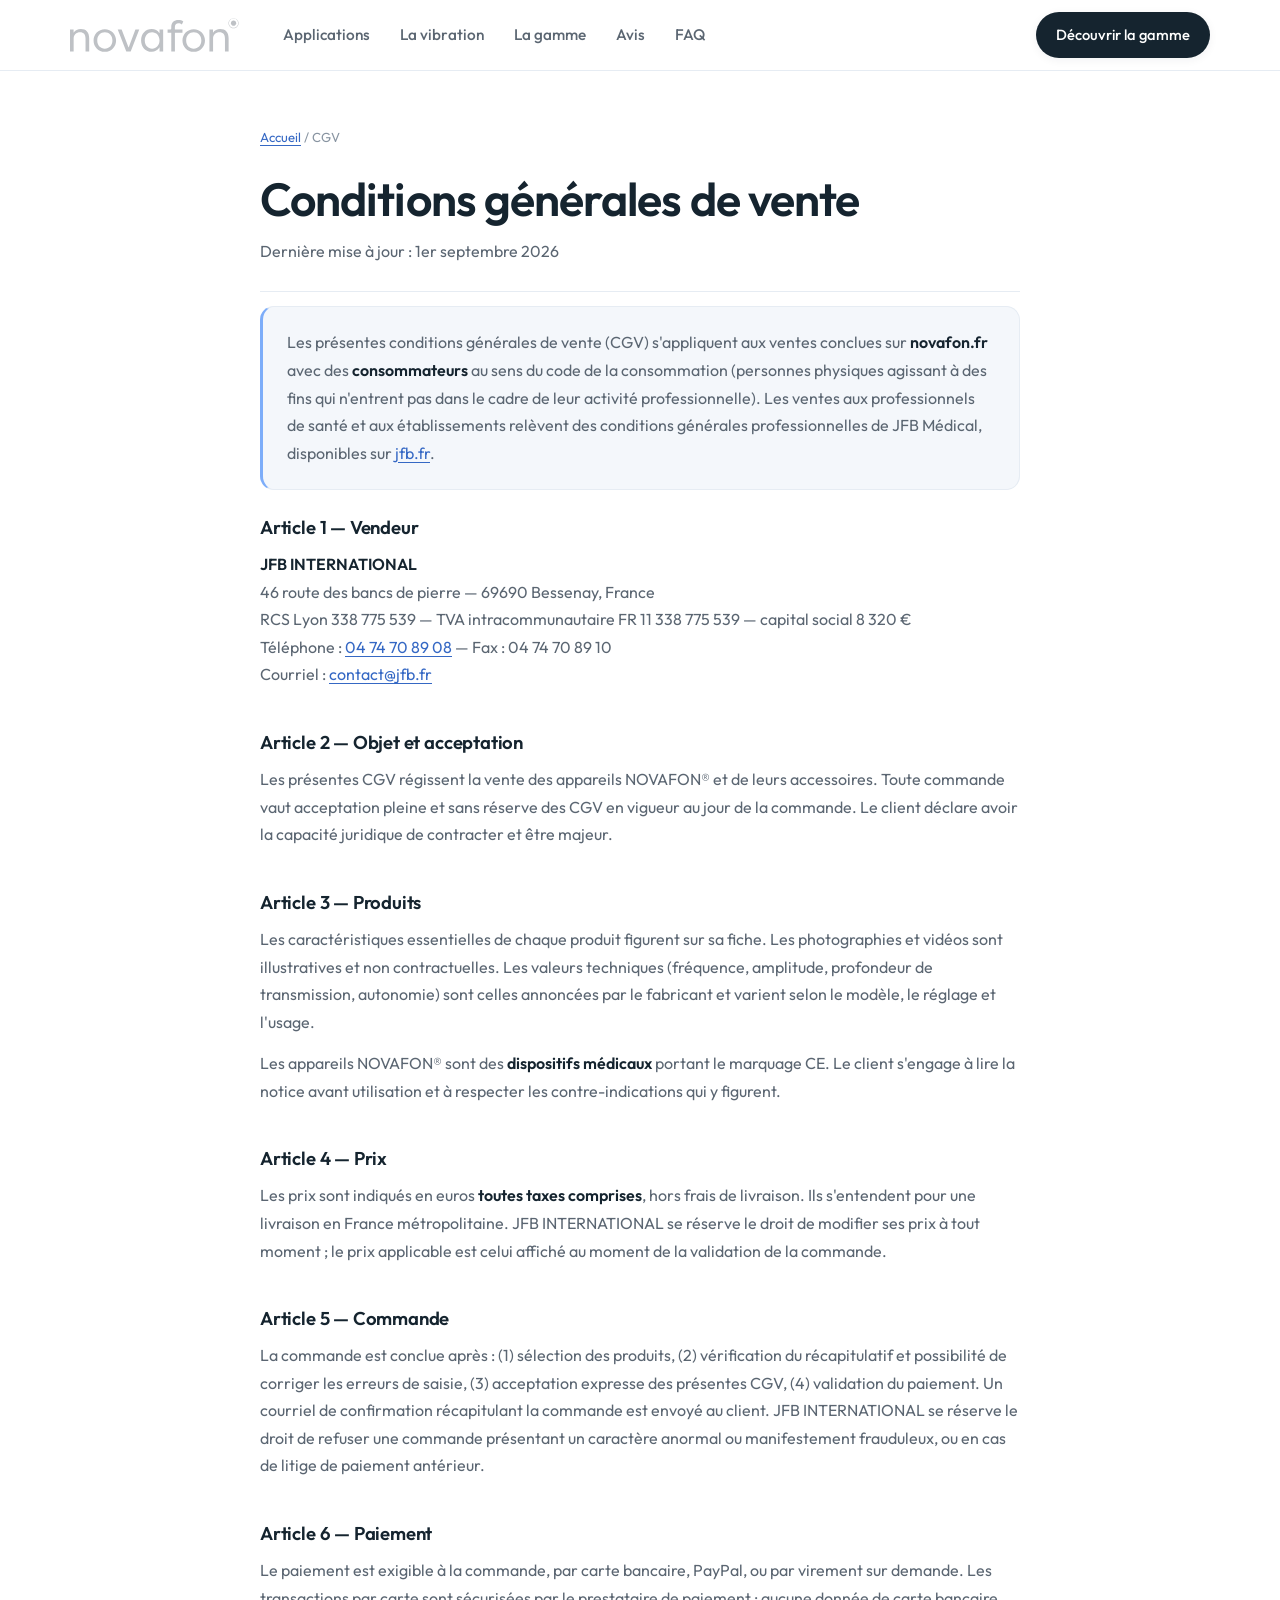
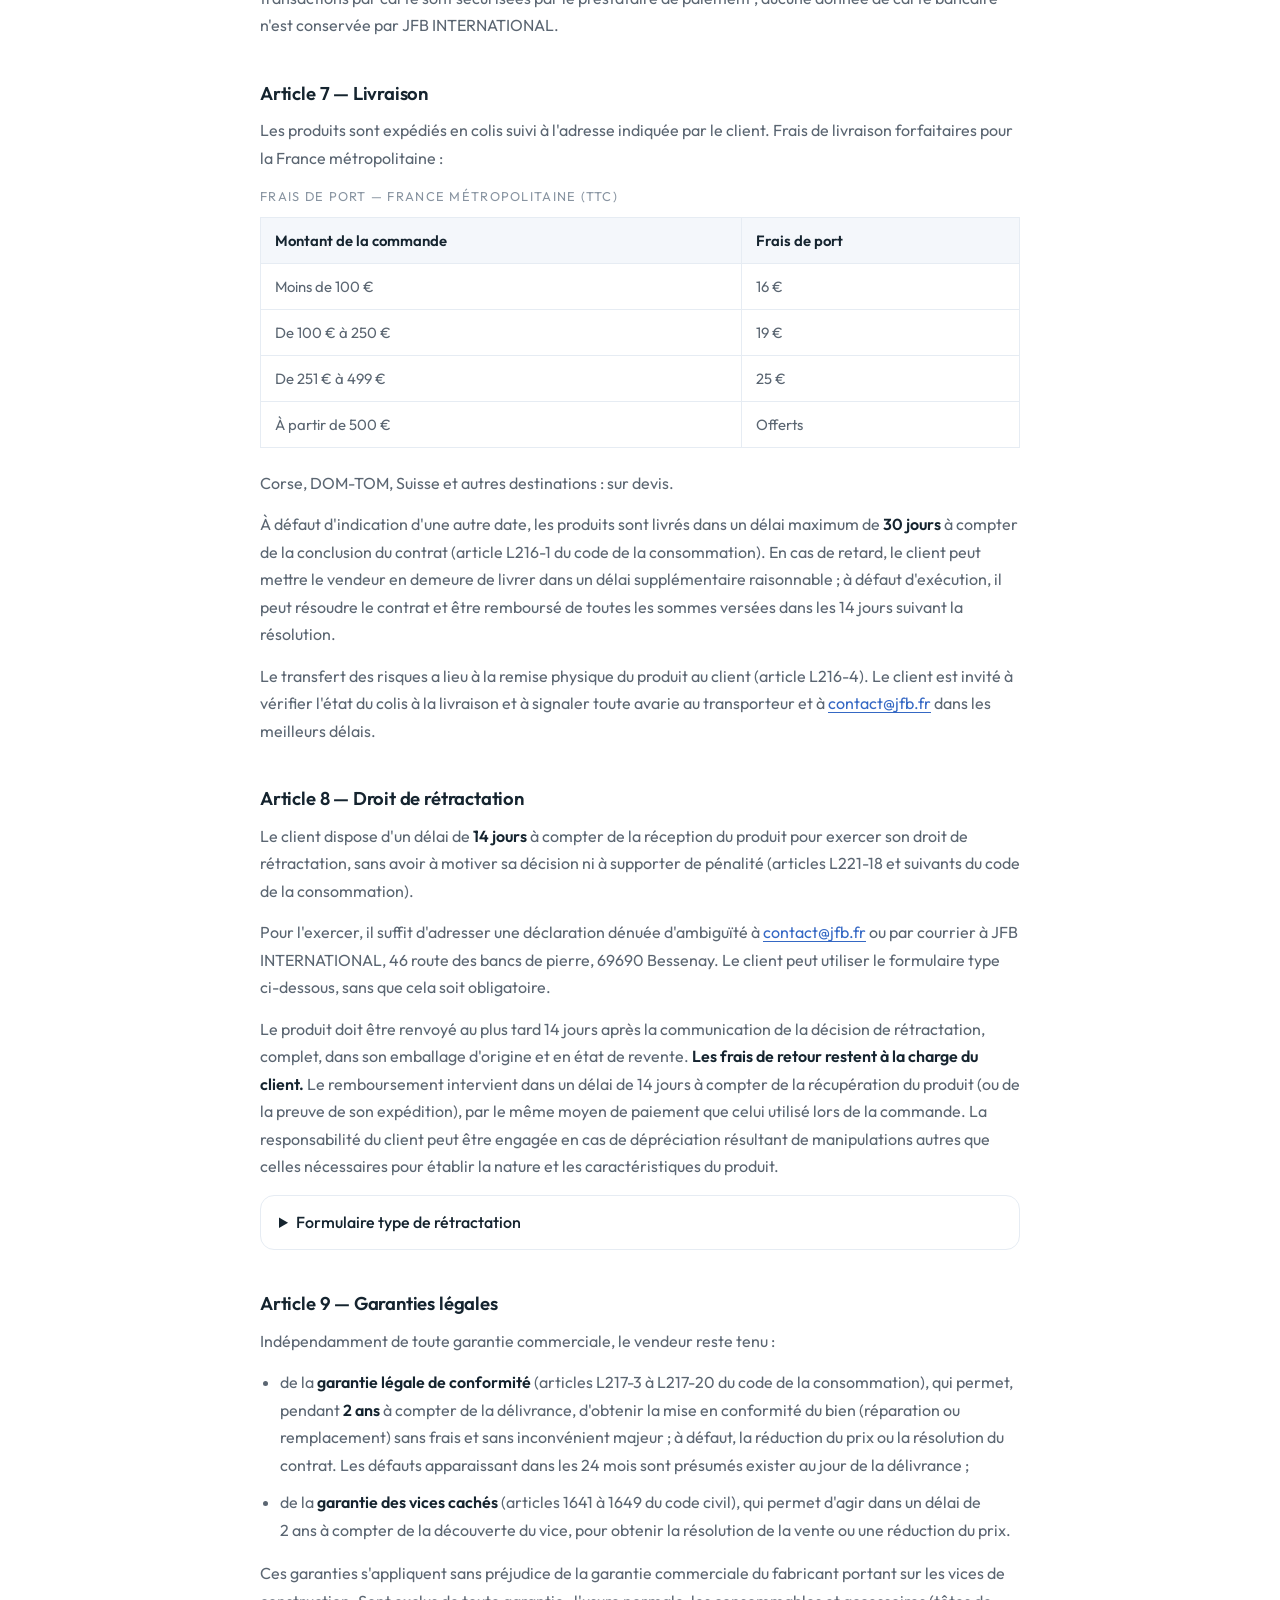
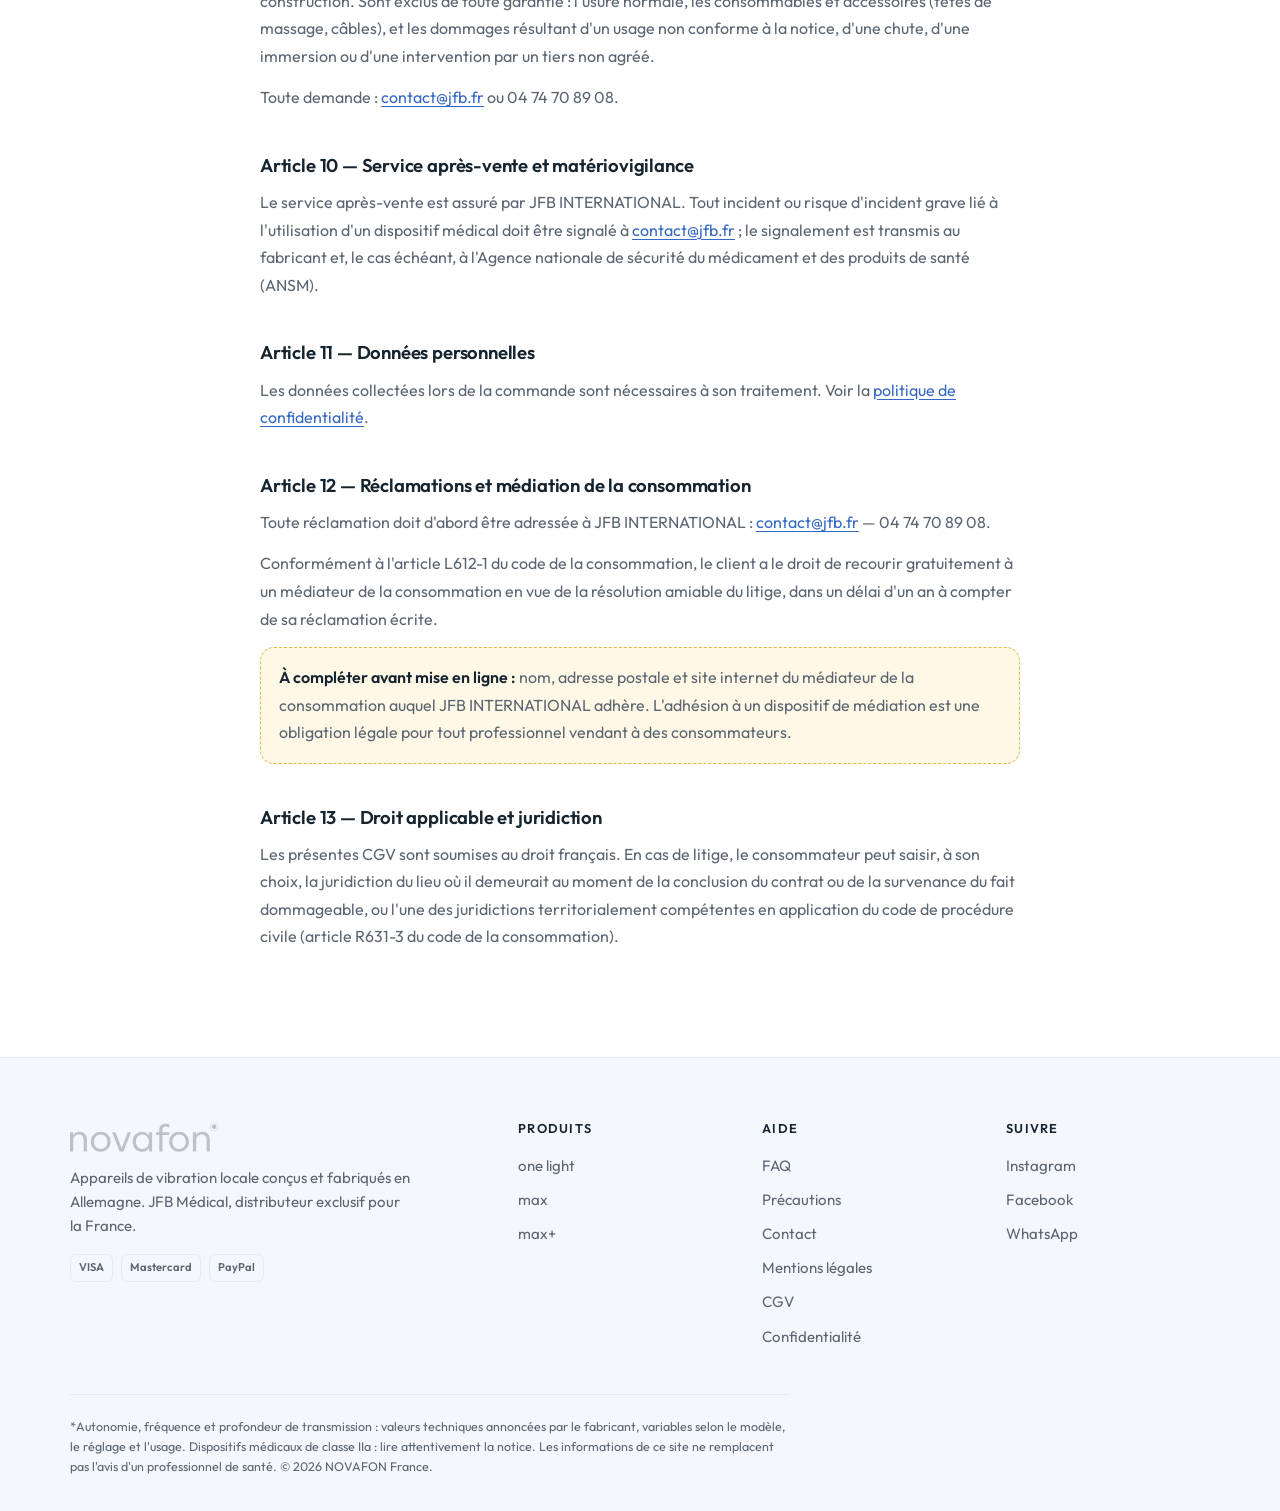
<file: cgv.html>
<!DOCTYPE html>
<html lang="fr">
<head>
<meta charset="utf-8">
<meta name="viewport" content="width=device-width, initial-scale=1, viewport-fit=cover">
<title>CGV · NOVAFON France</title>
<meta name="description" content="Conditions générales de vente de novafon.fr : prix, commande, livraison, droit de rétractation de 14 jours, garanties légales, médiation de la consommation.">
<meta name="robots" content="index,follow">
<meta name="theme-color" content="#0C1E2B">
<link rel="preload" href="assets/fonts/outfit-normal-latin.woff2" as="font" type="font/woff2" crossorigin>
<link rel="stylesheet" href="assets/css/fonts.css">
<link rel="stylesheet" href="style.css">
<link rel="stylesheet" href="assets/css/legal.css">
<link rel="icon" href="assets/logo.svg" type="image/svg+xml">
<link rel="manifest" href="site.webmanifest">
</head>
<body class="legal-page">
<a class="skip-link" href="#contenu">Aller au contenu</a>

<header class="site-header" id="top">
  <div class="wrap header-inner">
    <a class="logo" href="index.html" aria-label="NOVAFON accueil"><img src="assets/logo.svg" alt="NOVAFON"></a>
    <nav aria-label="Navigation principale">
      <a href="index.html#applications">Applications</a>
      <a href="index.html#ralenti">La vibration</a>
      <a href="index.html#gamme">La gamme</a>
      <a href="index.html#avis">Avis</a>
      <a href="index.html#faq">FAQ</a>
    </nav>
    <a class="btn btn-primary btn-sm" href="index.html#gamme">Découvrir la gamme</a>
  </div>
</header>

<main id="contenu" tabindex="-1">
<article class="legal-doc">
  <div class="wrap">
    <nav class="crumb" aria-label="Fil d'Ariane"><a href="index.html">Accueil</a> <span aria-hidden="true">/</span> CGV</nav>
    <h1>Conditions générales de vente</h1>
    <p class="legal-maj">Dernière mise à jour : 1er septembre 2026</p>

    <div class="callout">
      <p>Les présentes conditions générales de vente (CGV) s'appliquent aux ventes conclues sur
         <strong>novafon.fr</strong> avec des <strong>consommateurs</strong> au sens du code de la consommation
         (personnes physiques agissant à des fins qui n'entrent pas dans le cadre de leur activité professionnelle).
         Les ventes aux professionnels de santé et aux établissements relèvent des conditions générales
         professionnelles de JFB Médical, disponibles sur
         <a href="https://www.jfb.fr" rel="noopener">jfb.fr</a>.</p>
    </div>

    <h2>Article 1 — Vendeur</h2>
    <p><strong>JFB INTERNATIONAL</strong><br>
      46 route des bancs de pierre — 69690 Bessenay, France<br>
      RCS Lyon 338&nbsp;775&nbsp;539 — TVA intracommunautaire FR&nbsp;11&nbsp;338&nbsp;775&nbsp;539 — capital social 8&nbsp;320&nbsp;€<br>
      Téléphone&nbsp;: <a href="tel:+33474708908">04&nbsp;74&nbsp;70&nbsp;89&nbsp;08</a> — Fax&nbsp;: 04&nbsp;74&nbsp;70&nbsp;89&nbsp;10<br>
      Courriel&nbsp;: <a href="mailto:contact@jfb.fr">contact@jfb.fr</a></p>

    <h2>Article 2 — Objet et acceptation</h2>
    <p>Les présentes CGV régissent la vente des appareils NOVAFON® et de leurs accessoires. Toute commande vaut
       acceptation pleine et sans réserve des CGV en vigueur au jour de la commande. Le client déclare avoir la
       capacité juridique de contracter et être majeur.</p>

    <h2>Article 3 — Produits</h2>
    <p>Les caractéristiques essentielles de chaque produit figurent sur sa fiche. Les photographies et vidéos sont
       illustratives et non contractuelles. Les valeurs techniques (fréquence, amplitude, profondeur de
       transmission, autonomie) sont celles annoncées par le fabricant et varient selon le modèle, le réglage et
       l'usage.</p>
    <p>Les appareils NOVAFON® sont des <strong>dispositifs médicaux</strong> portant le marquage CE. Le client
       s'engage à lire la notice avant utilisation et à respecter les contre-indications qui y figurent.</p>

    <h2>Article 4 — Prix</h2>
    <p>Les prix sont indiqués en euros <strong>toutes taxes comprises</strong>, hors frais de livraison. Ils
       s'entendent pour une livraison en France métropolitaine. JFB INTERNATIONAL se réserve le droit de modifier
       ses prix à tout moment&nbsp;; le prix applicable est celui affiché au moment de la validation de la commande.</p>

    <h2>Article 5 — Commande</h2>
    <p>La commande est conclue après&nbsp;: (1) sélection des produits, (2) vérification du récapitulatif et
       possibilité de corriger les erreurs de saisie, (3) acceptation expresse des présentes CGV,
       (4) validation du paiement. Un courriel de confirmation récapitulant la commande est envoyé au client.
       JFB INTERNATIONAL se réserve le droit de refuser une commande présentant un caractère anormal ou
       manifestement frauduleux, ou en cas de litige de paiement antérieur.</p>

    <h2>Article 6 — Paiement</h2>
    <p>Le paiement est exigible à la commande, par carte bancaire, PayPal, ou par virement sur demande.
       Les transactions par carte sont sécurisées par le prestataire de paiement&nbsp;; aucune donnée de carte
       bancaire n'est conservée par JFB INTERNATIONAL.</p>

    <h2>Article 7 — Livraison</h2>
    <p>Les produits sont expédiés en colis suivi à l'adresse indiquée par le client. Frais de livraison forfaitaires
       pour la France métropolitaine&nbsp;:</p>
    <table class="legal-table">
      <caption>Frais de port — France métropolitaine (TTC)</caption>
      <thead><tr><th scope="col">Montant de la commande</th><th scope="col">Frais de port</th></tr></thead>
      <tbody>
        <tr><td>Moins de 100&nbsp;€</td><td>16&nbsp;€</td></tr>
        <tr><td>De 100&nbsp;€ à 250&nbsp;€</td><td>19&nbsp;€</td></tr>
        <tr><td>De 251&nbsp;€ à 499&nbsp;€</td><td>25&nbsp;€</td></tr>
        <tr><td>À partir de 500&nbsp;€</td><td>Offerts</td></tr>
      </tbody>
    </table>
    <p>Corse, DOM-TOM, Suisse et autres destinations&nbsp;: sur devis.</p>
    <p>À défaut d'indication d'une autre date, les produits sont livrés dans un délai maximum de
       <strong>30&nbsp;jours</strong> à compter de la conclusion du contrat (article L216-1 du code de la
       consommation). En cas de retard, le client peut mettre le vendeur en demeure de livrer dans un délai
       supplémentaire raisonnable&nbsp;; à défaut d'exécution, il peut résoudre le contrat et être remboursé de
       toutes les sommes versées dans les 14&nbsp;jours suivant la résolution.</p>
    <p>Le transfert des risques a lieu à la remise physique du produit au client (article L216-4). Le client est
       invité à vérifier l'état du colis à la livraison et à signaler toute avarie au transporteur et à
       <a href="mailto:contact@jfb.fr">contact@jfb.fr</a> dans les meilleurs délais.</p>

    <h2>Article 8 — Droit de rétractation</h2>
    <p>Le client dispose d'un délai de <strong>14&nbsp;jours</strong> à compter de la réception du produit pour
       exercer son droit de rétractation, sans avoir à motiver sa décision ni à supporter de pénalité
       (articles L221-18 et suivants du code de la consommation).</p>
    <p>Pour l'exercer, il suffit d'adresser une déclaration dénuée d'ambiguïté à
       <a href="mailto:contact@jfb.fr">contact@jfb.fr</a> ou par courrier à JFB INTERNATIONAL, 46 route des bancs
       de pierre, 69690 Bessenay. Le client peut utiliser le formulaire type ci-dessous, sans que cela soit
       obligatoire.</p>
    <p>Le produit doit être renvoyé au plus tard 14&nbsp;jours après la communication de la décision de
       rétractation, complet, dans son emballage d'origine et en état de revente. <strong>Les frais de retour
       restent à la charge du client.</strong> Le remboursement intervient dans un délai de 14&nbsp;jours à compter
       de la récupération du produit (ou de la preuve de son expédition), par le même moyen de paiement que celui
       utilisé lors de la commande. La responsabilité du client peut être engagée en cas de dépréciation résultant
       de manipulations autres que celles nécessaires pour établir la nature et les caractéristiques du produit.</p>
    <details class="legal-details">
      <summary>Formulaire type de rétractation</summary>
      <p class="form-type">À l'attention de JFB INTERNATIONAL, 46 route des bancs de pierre, 69690 Bessenay —
         contact@jfb.fr<br><br>
         Je vous notifie par la présente ma rétractation du contrat portant sur la vente du bien ci-dessous&nbsp;:<br>
         — Commandé le&nbsp;: …&nbsp;/ reçu le&nbsp;: …<br>
         — Référence du produit&nbsp;: …<br>
         — Numéro de commande&nbsp;: …<br>
         — Nom et adresse du consommateur&nbsp;: …<br>
         — Date&nbsp;: …<br>
         — Signature (uniquement en cas de notification sur papier)&nbsp;: …</p>
    </details>

    <h2>Article 9 — Garanties légales</h2>
    <p>Indépendamment de toute garantie commerciale, le vendeur reste tenu&nbsp;:</p>
    <ul>
      <li>de la <strong>garantie légale de conformité</strong> (articles L217-3 à L217-20 du code de la
          consommation), qui permet, pendant <strong>2&nbsp;ans</strong> à compter de la délivrance, d'obtenir la
          mise en conformité du bien (réparation ou remplacement) sans frais et sans inconvénient majeur&nbsp;;
          à défaut, la réduction du prix ou la résolution du contrat. Les défauts apparaissant dans les
          24&nbsp;mois sont présumés exister au jour de la délivrance&nbsp;;</li>
      <li>de la <strong>garantie des vices cachés</strong> (articles 1641 à 1649 du code civil), qui permet
          d'agir dans un délai de 2&nbsp;ans à compter de la découverte du vice, pour obtenir la résolution de la
          vente ou une réduction du prix.</li>
    </ul>
    <p>Ces garanties s'appliquent sans préjudice de la garantie commerciale du fabricant portant sur les vices de
       construction. Sont exclus de toute garantie&nbsp;: l'usure normale, les consommables et accessoires
       (têtes de massage, câbles), et les dommages résultant d'un usage non conforme à la notice, d'une chute,
       d'une immersion ou d'une intervention par un tiers non agréé.</p>
    <p>Toute demande&nbsp;: <a href="mailto:contact@jfb.fr">contact@jfb.fr</a> ou 04&nbsp;74&nbsp;70&nbsp;89&nbsp;08.</p>

    <h2>Article 10 — Service après-vente et matériovigilance</h2>
    <p>Le service après-vente est assuré par JFB INTERNATIONAL. Tout incident ou risque d'incident grave lié à
       l'utilisation d'un dispositif médical doit être signalé à
       <a href="mailto:contact@jfb.fr">contact@jfb.fr</a>&nbsp;; le signalement est transmis au fabricant et,
       le cas échéant, à l'Agence nationale de sécurité du médicament et des produits de santé (ANSM).</p>

    <h2>Article 11 — Données personnelles</h2>
    <p>Les données collectées lors de la commande sont nécessaires à son traitement. Voir la
       <a href="confidentialite.html">politique de confidentialité</a>.</p>

    <h2>Article 12 — Réclamations et médiation de la consommation</h2>
    <p>Toute réclamation doit d'abord être adressée à JFB INTERNATIONAL&nbsp;:
       <a href="mailto:contact@jfb.fr">contact@jfb.fr</a> — 04&nbsp;74&nbsp;70&nbsp;89&nbsp;08.</p>
    <p>Conformément à l'article L612-1 du code de la consommation, le client a le droit de recourir gratuitement
       à un médiateur de la consommation en vue de la résolution amiable du litige, dans un délai d'un an à
       compter de sa réclamation écrite.</p>
    <p class="todo"><strong>À compléter avant mise en ligne&nbsp;:</strong> nom, adresse postale et site internet du
       médiateur de la consommation auquel JFB INTERNATIONAL adhère. L'adhésion à un dispositif de médiation est
       une obligation légale pour tout professionnel vendant à des consommateurs.</p>

    <h2>Article 13 — Droit applicable et juridiction</h2>
    <p>Les présentes CGV sont soumises au droit français. En cas de litige, le consommateur peut saisir, à son
       choix, la juridiction du lieu où il demeurait au moment de la conclusion du contrat ou de la survenance du
       fait dommageable, ou l'une des juridictions territorialement compétentes en application du code de
       procédure civile (article R631-3 du code de la consommation).</p>

  </div>
</article>
</main>

<footer class="site-footer">
  <div class="wrap">
    <div class="foot-grid">
      <div class="foot-brand">
        <img class="foot-logo" src="assets/logo.svg" alt="NOVAFON">
        <p>Appareils de vibration locale conçus et fabriqués en Allemagne. JFB Médical, distributeur exclusif pour la France.</p>
        <div class="pay" aria-label="Moyens de paiement"><span>VISA</span><span>Mastercard</span><span>PayPal</span></div>
      </div>
      <div><h4>Produits</h4><a href="index.html#gamme">one light</a><a href="index.html#gamme">max</a><a href="index.html#gamme">max+</a></div>
      <div><h4>Aide</h4><a href="index.html#faq">FAQ</a><a href="index.html#faq">Précautions</a><a href="index.html#newsletter">Contact</a><a href="mentions-legales.html">Mentions légales</a><a href="cgv.html">CGV</a><a href="confidentialite.html">Confidentialité</a></div>
      <div><h4>Suivre</h4><a href="#">Instagram</a><a href="#">Facebook</a><a href="#">WhatsApp</a></div>
    </div>
    <p class="legal">*Autonomie, fréquence et profondeur de transmission&nbsp;: valeurs techniques annoncées par le fabricant, variables selon le modèle, le réglage et l'usage. Dispositifs médicaux de classe IIa&nbsp;: lire attentivement la notice. Les informations de ce site ne remplacent pas l'avis d'un professionnel de santé. © 2026 NOVAFON France.</p>
  </div>
</footer>
</body>
</html>
</file>
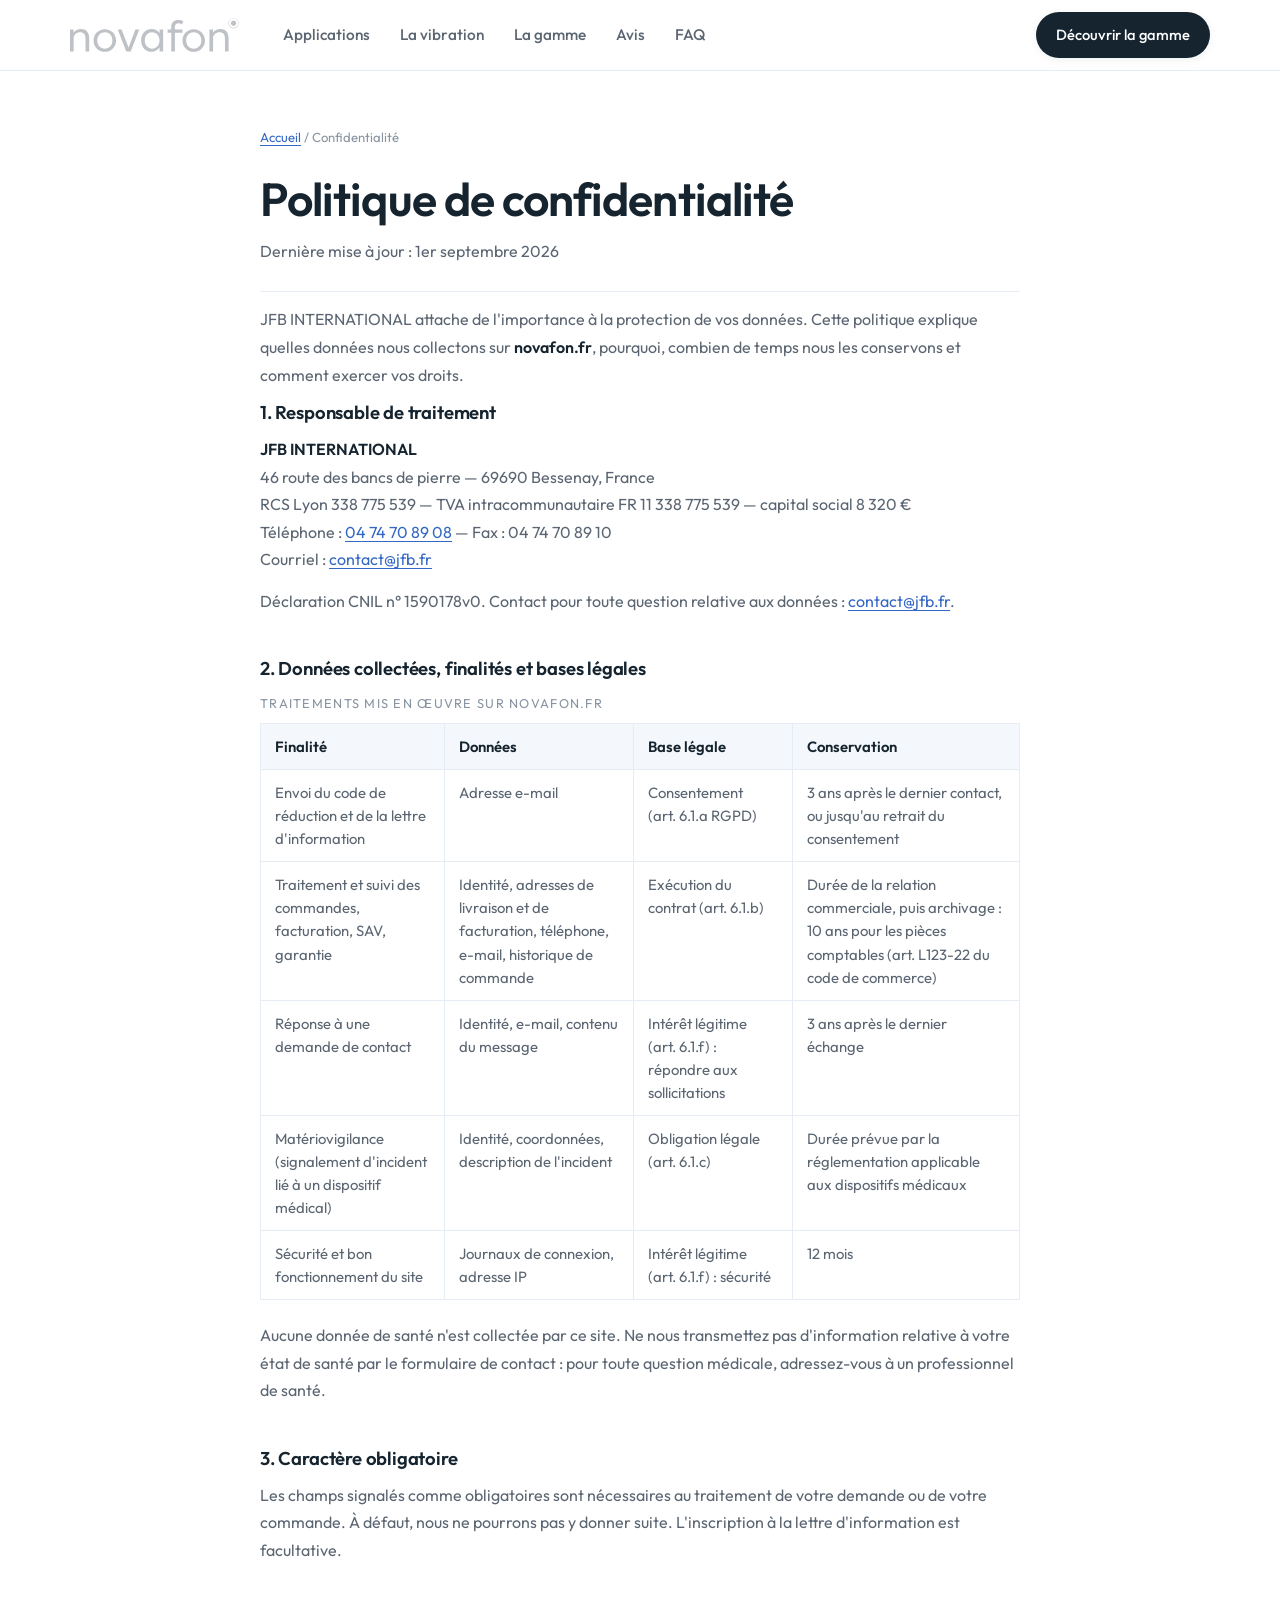
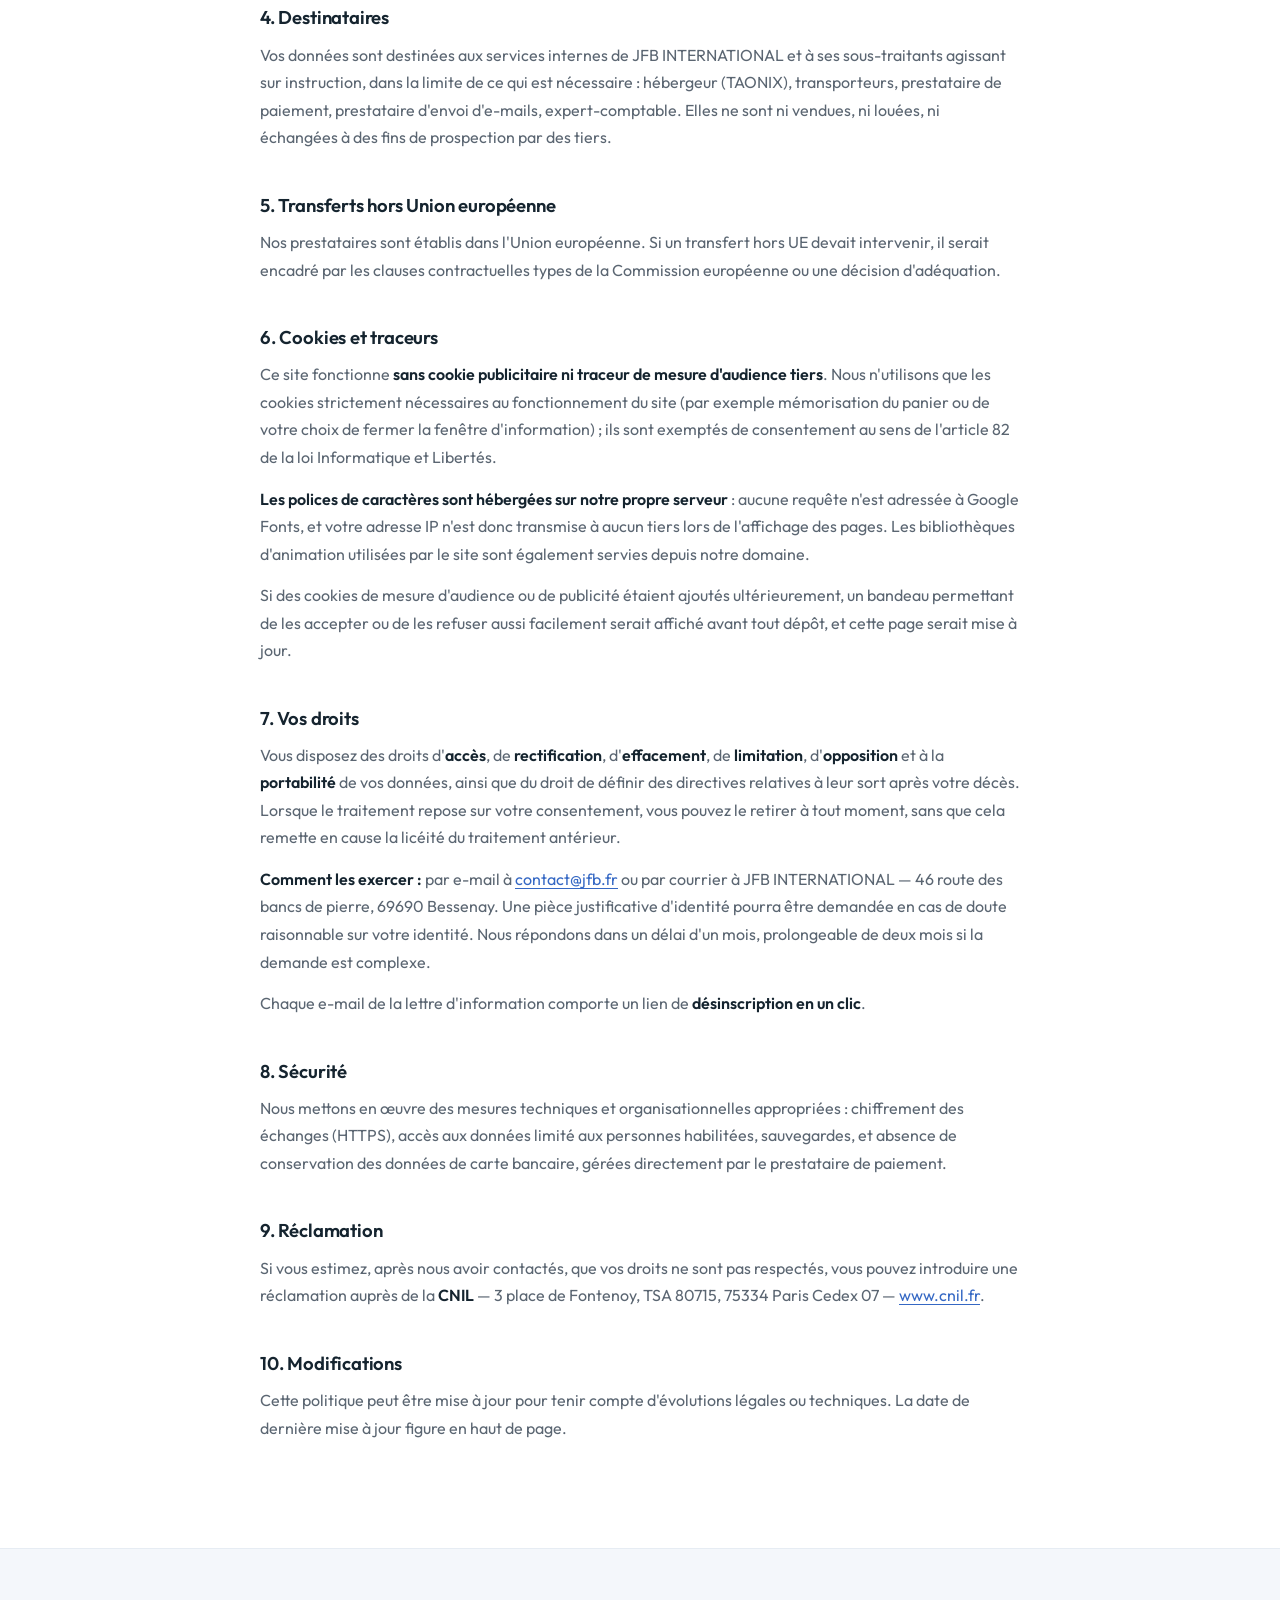
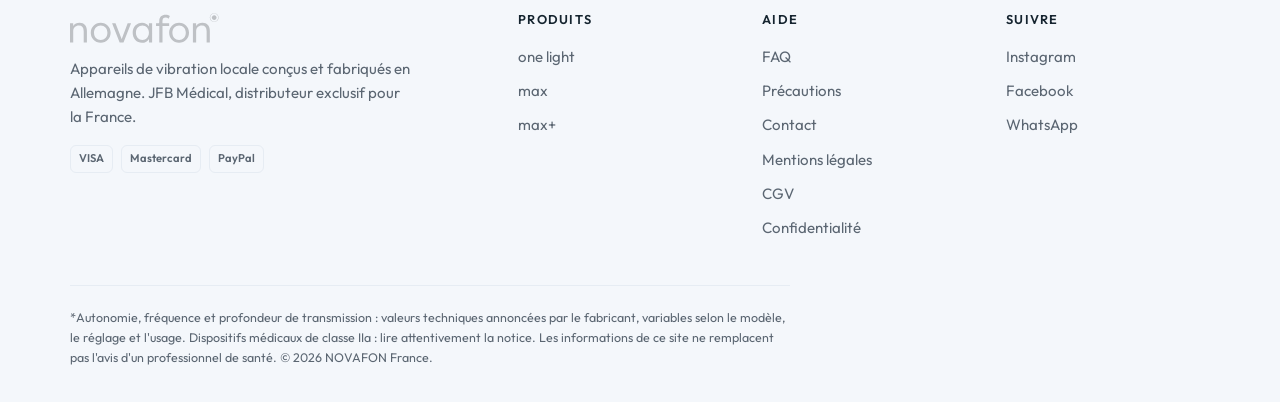
<file: confidentialite.html>
<!DOCTYPE html>
<html lang="fr">
<head>
<meta charset="utf-8">
<meta name="viewport" content="width=device-width, initial-scale=1, viewport-fit=cover">
<title>Confidentialité · NOVAFON France</title>
<meta name="description" content="Politique de confidentialité et cookies de novafon.fr : données collectées, finalités, durées de conservation, droits RGPD et contact du responsable de traitement.">
<meta name="robots" content="index,follow">
<meta name="theme-color" content="#0C1E2B">
<link rel="preload" href="assets/fonts/outfit-normal-latin.woff2" as="font" type="font/woff2" crossorigin>
<link rel="stylesheet" href="assets/css/fonts.css">
<link rel="stylesheet" href="style.css">
<link rel="stylesheet" href="assets/css/legal.css">
<link rel="icon" href="assets/logo.svg" type="image/svg+xml">
<link rel="manifest" href="site.webmanifest">
</head>
<body class="legal-page">
<a class="skip-link" href="#contenu">Aller au contenu</a>

<header class="site-header" id="top">
  <div class="wrap header-inner">
    <a class="logo" href="index.html" aria-label="NOVAFON accueil"><img src="assets/logo.svg" alt="NOVAFON"></a>
    <nav aria-label="Navigation principale">
      <a href="index.html#applications">Applications</a>
      <a href="index.html#ralenti">La vibration</a>
      <a href="index.html#gamme">La gamme</a>
      <a href="index.html#avis">Avis</a>
      <a href="index.html#faq">FAQ</a>
    </nav>
    <a class="btn btn-primary btn-sm" href="index.html#gamme">Découvrir la gamme</a>
  </div>
</header>

<main id="contenu" tabindex="-1">
<article class="legal-doc">
  <div class="wrap">
    <nav class="crumb" aria-label="Fil d'Ariane"><a href="index.html">Accueil</a> <span aria-hidden="true">/</span> Confidentialité</nav>
    <h1>Politique de confidentialité</h1>
    <p class="legal-maj">Dernière mise à jour : 1er septembre 2026</p>

    <p>JFB INTERNATIONAL attache de l'importance à la protection de vos données. Cette politique explique quelles
       données nous collectons sur <strong>novafon.fr</strong>, pourquoi, combien de temps nous les conservons et
       comment exercer vos droits.</p>

    <h2>1. Responsable de traitement</h2>
    <p><strong>JFB INTERNATIONAL</strong><br>
      46 route des bancs de pierre — 69690 Bessenay, France<br>
      RCS Lyon 338&nbsp;775&nbsp;539 — TVA intracommunautaire FR&nbsp;11&nbsp;338&nbsp;775&nbsp;539 — capital social 8&nbsp;320&nbsp;€<br>
      Téléphone&nbsp;: <a href="tel:+33474708908">04&nbsp;74&nbsp;70&nbsp;89&nbsp;08</a> — Fax&nbsp;: 04&nbsp;74&nbsp;70&nbsp;89&nbsp;10<br>
      Courriel&nbsp;: <a href="mailto:contact@jfb.fr">contact@jfb.fr</a></p>
    <p>Déclaration CNIL n°&nbsp;1590178v0. Contact pour toute question relative aux données&nbsp;:
       <a href="mailto:contact@jfb.fr">contact@jfb.fr</a>.</p>

    <h2>2. Données collectées, finalités et bases légales</h2>
    <table class="legal-table">
      <caption>Traitements mis en œuvre sur novafon.fr</caption>
      <thead><tr><th scope="col">Finalité</th><th scope="col">Données</th><th scope="col">Base légale</th><th scope="col">Conservation</th></tr></thead>
      <tbody>
        <tr>
          <td>Envoi du code de réduction et de la lettre d'information</td>
          <td>Adresse e-mail</td>
          <td>Consentement (art.&nbsp;6.1.a RGPD)</td>
          <td>3&nbsp;ans après le dernier contact, ou jusqu'au retrait du consentement</td>
        </tr>
        <tr>
          <td>Traitement et suivi des commandes, facturation, SAV, garantie</td>
          <td>Identité, adresses de livraison et de facturation, téléphone, e-mail, historique de commande</td>
          <td>Exécution du contrat (art.&nbsp;6.1.b)</td>
          <td>Durée de la relation commerciale, puis archivage&nbsp;: 10&nbsp;ans pour les pièces comptables (art. L123-22 du code de commerce)</td>
        </tr>
        <tr>
          <td>Réponse à une demande de contact</td>
          <td>Identité, e-mail, contenu du message</td>
          <td>Intérêt légitime (art.&nbsp;6.1.f)&nbsp;: répondre aux sollicitations</td>
          <td>3&nbsp;ans après le dernier échange</td>
        </tr>
        <tr>
          <td>Matériovigilance (signalement d'incident lié à un dispositif médical)</td>
          <td>Identité, coordonnées, description de l'incident</td>
          <td>Obligation légale (art.&nbsp;6.1.c)</td>
          <td>Durée prévue par la réglementation applicable aux dispositifs médicaux</td>
        </tr>
        <tr>
          <td>Sécurité et bon fonctionnement du site</td>
          <td>Journaux de connexion, adresse&nbsp;IP</td>
          <td>Intérêt légitime (art.&nbsp;6.1.f)&nbsp;: sécurité</td>
          <td>12&nbsp;mois</td>
        </tr>
      </tbody>
    </table>
    <p>Aucune donnée de santé n'est collectée par ce site. Ne nous transmettez pas d'information relative à votre
       état de santé par le formulaire de contact&nbsp;: pour toute question médicale, adressez-vous à un
       professionnel de santé.</p>

    <h2>3. Caractère obligatoire</h2>
    <p>Les champs signalés comme obligatoires sont nécessaires au traitement de votre demande ou de votre commande.
       À défaut, nous ne pourrons pas y donner suite. L'inscription à la lettre d'information est facultative.</p>

    <h2>4. Destinataires</h2>
    <p>Vos données sont destinées aux services internes de JFB INTERNATIONAL et à ses sous-traitants agissant sur
       instruction, dans la limite de ce qui est nécessaire&nbsp;: hébergeur (TAONIX), transporteurs, prestataire
       de paiement, prestataire d'envoi d'e-mails, expert-comptable. Elles ne sont ni vendues, ni louées, ni
       échangées à des fins de prospection par des tiers.</p>

    <h2>5. Transferts hors Union européenne</h2>
    <p>Nos prestataires sont établis dans l'Union européenne. Si un transfert hors UE devait intervenir, il serait
       encadré par les clauses contractuelles types de la Commission européenne ou une décision d'adéquation.</p>

    <h2>6. Cookies et traceurs</h2>
    <p>Ce site fonctionne <strong>sans cookie publicitaire ni traceur de mesure d'audience tiers</strong>. Nous
       n'utilisons que les cookies strictement nécessaires au fonctionnement du site (par exemple mémorisation du
       panier ou de votre choix de fermer la fenêtre d'information)&nbsp;; ils sont exemptés de consentement au sens
       de l'article 82 de la loi Informatique et Libertés.</p>
    <p><strong>Les polices de caractères sont hébergées sur notre propre serveur</strong>&nbsp;: aucune requête n'est
       adressée à Google Fonts, et votre adresse IP n'est donc transmise à aucun tiers lors de l'affichage des
       pages. Les bibliothèques d'animation utilisées par le site sont également servies depuis notre domaine.</p>
    <p>Si des cookies de mesure d'audience ou de publicité étaient ajoutés ultérieurement, un bandeau permettant de
       les accepter ou de les refuser aussi facilement serait affiché avant tout dépôt, et cette page serait mise
       à jour.</p>

    <h2>7. Vos droits</h2>
    <p>Vous disposez des droits d'<strong>accès</strong>, de <strong>rectification</strong>,
       d'<strong>effacement</strong>, de <strong>limitation</strong>, d'<strong>opposition</strong> et à la
       <strong>portabilité</strong> de vos données, ainsi que du droit de définir des directives relatives à leur
       sort après votre décès. Lorsque le traitement repose sur votre consentement, vous pouvez le retirer à tout
       moment, sans que cela remette en cause la licéité du traitement antérieur.</p>
    <p><strong>Comment les exercer&nbsp;:</strong> par e-mail à <a href="mailto:contact@jfb.fr">contact@jfb.fr</a> ou
       par courrier à JFB INTERNATIONAL — 46 route des bancs de pierre, 69690 Bessenay. Une pièce justificative
       d'identité pourra être demandée en cas de doute raisonnable sur votre identité. Nous répondons dans un délai
       d'un mois, prolongeable de deux mois si la demande est complexe.</p>
    <p>Chaque e-mail de la lettre d'information comporte un lien de <strong>désinscription en un clic</strong>.</p>

    <h2>8. Sécurité</h2>
    <p>Nous mettons en œuvre des mesures techniques et organisationnelles appropriées&nbsp;: chiffrement des
       échanges (HTTPS), accès aux données limité aux personnes habilitées, sauvegardes, et absence de conservation
       des données de carte bancaire, gérées directement par le prestataire de paiement.</p>

    <h2>9. Réclamation</h2>
    <p>Si vous estimez, après nous avoir contactés, que vos droits ne sont pas respectés, vous pouvez introduire une
       réclamation auprès de la <strong>CNIL</strong> — 3 place de Fontenoy, TSA 80715, 75334 Paris Cedex 07 —
       <a href="https://www.cnil.fr" rel="noopener">www.cnil.fr</a>.</p>

    <h2>10. Modifications</h2>
    <p>Cette politique peut être mise à jour pour tenir compte d'évolutions légales ou techniques. La date de
       dernière mise à jour figure en haut de page.</p>

  </div>
</article>
</main>

<footer class="site-footer">
  <div class="wrap">
    <div class="foot-grid">
      <div class="foot-brand">
        <img class="foot-logo" src="assets/logo.svg" alt="NOVAFON">
        <p>Appareils de vibration locale conçus et fabriqués en Allemagne. JFB Médical, distributeur exclusif pour la France.</p>
        <div class="pay" aria-label="Moyens de paiement"><span>VISA</span><span>Mastercard</span><span>PayPal</span></div>
      </div>
      <div><h4>Produits</h4><a href="index.html#gamme">one light</a><a href="index.html#gamme">max</a><a href="index.html#gamme">max+</a></div>
      <div><h4>Aide</h4><a href="index.html#faq">FAQ</a><a href="index.html#faq">Précautions</a><a href="index.html#newsletter">Contact</a><a href="mentions-legales.html">Mentions légales</a><a href="cgv.html">CGV</a><a href="confidentialite.html">Confidentialité</a></div>
      <div><h4>Suivre</h4><a href="#">Instagram</a><a href="#">Facebook</a><a href="#">WhatsApp</a></div>
    </div>
    <p class="legal">*Autonomie, fréquence et profondeur de transmission&nbsp;: valeurs techniques annoncées par le fabricant, variables selon le modèle, le réglage et l'usage. Dispositifs médicaux de classe IIa&nbsp;: lire attentivement la notice. Les informations de ce site ne remplacent pas l'avis d'un professionnel de santé. © 2026 NOVAFON France.</p>
  </div>
</footer>
</body>
</html>
</file>
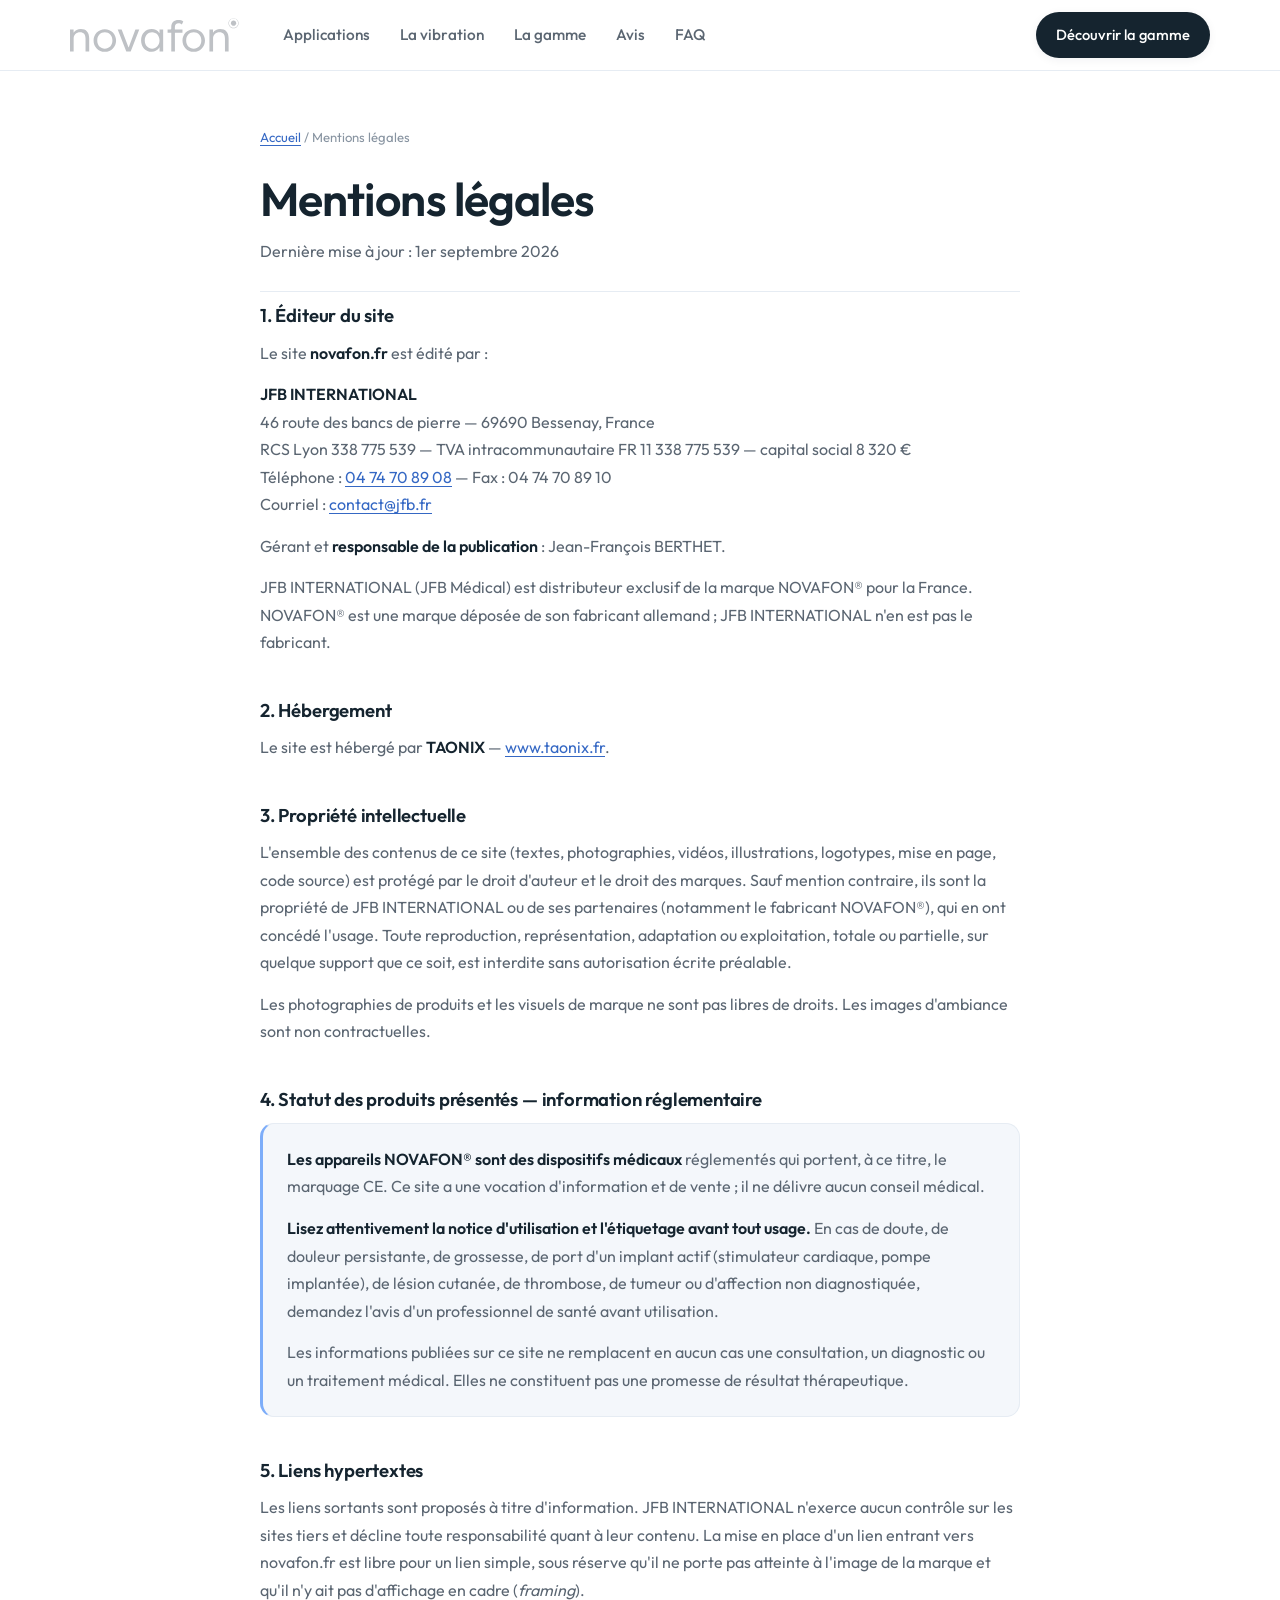
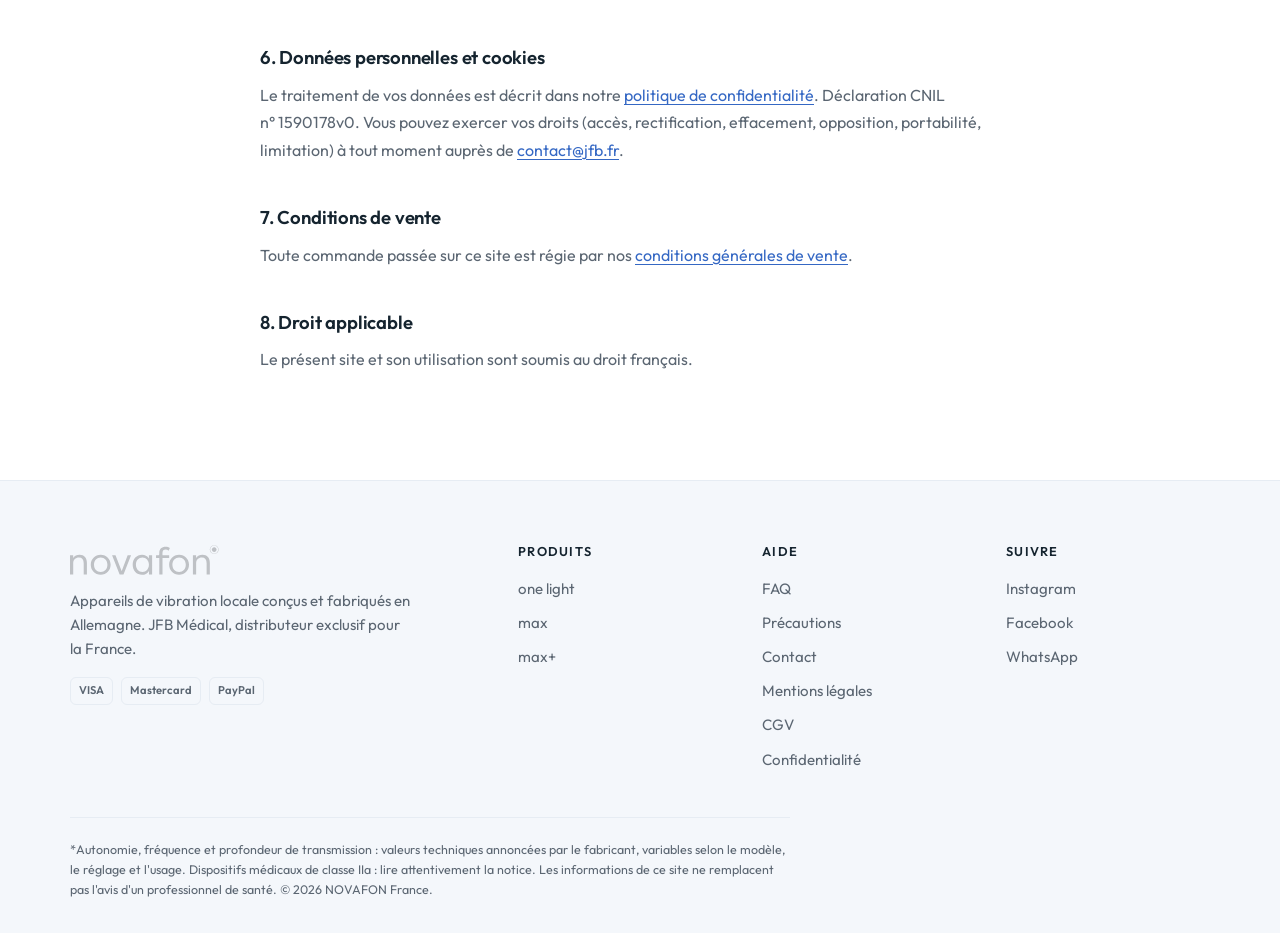
<file: mentions-legales.html>
<!DOCTYPE html>
<html lang="fr">
<head>
<meta charset="utf-8">
<meta name="viewport" content="width=device-width, initial-scale=1, viewport-fit=cover">
<title>Mentions légales · NOVAFON France</title>
<meta name="description" content="Mentions légales du site novafon.fr : éditeur JFB INTERNATIONAL, responsable de publication, hébergeur, propriété intellectuelle et information réglementaire sur les dispositifs médicaux.">
<meta name="robots" content="index,follow">
<meta name="theme-color" content="#0C1E2B">
<link rel="preload" href="assets/fonts/outfit-normal-latin.woff2" as="font" type="font/woff2" crossorigin>
<link rel="stylesheet" href="assets/css/fonts.css">
<link rel="stylesheet" href="style.css">
<link rel="stylesheet" href="assets/css/legal.css">
<link rel="icon" href="assets/logo.svg" type="image/svg+xml">
<link rel="manifest" href="site.webmanifest">
</head>
<body class="legal-page">
<a class="skip-link" href="#contenu">Aller au contenu</a>

<header class="site-header" id="top">
  <div class="wrap header-inner">
    <a class="logo" href="index.html" aria-label="NOVAFON accueil"><img src="assets/logo.svg" alt="NOVAFON"></a>
    <nav aria-label="Navigation principale">
      <a href="index.html#applications">Applications</a>
      <a href="index.html#ralenti">La vibration</a>
      <a href="index.html#gamme">La gamme</a>
      <a href="index.html#avis">Avis</a>
      <a href="index.html#faq">FAQ</a>
    </nav>
    <a class="btn btn-primary btn-sm" href="index.html#gamme">Découvrir la gamme</a>
  </div>
</header>

<main id="contenu" tabindex="-1">
<article class="legal-doc">
  <div class="wrap">
    <nav class="crumb" aria-label="Fil d'Ariane"><a href="index.html">Accueil</a> <span aria-hidden="true">/</span> Mentions légales</nav>
    <h1>Mentions légales</h1>
    <p class="legal-maj">Dernière mise à jour : 1er septembre 2026</p>

    <h2>1. Éditeur du site</h2>
    <p>Le site <strong>novafon.fr</strong> est édité par&nbsp;:</p>
    <p><strong>JFB INTERNATIONAL</strong><br>
      46 route des bancs de pierre — 69690 Bessenay, France<br>
      RCS Lyon 338&nbsp;775&nbsp;539 — TVA intracommunautaire FR&nbsp;11&nbsp;338&nbsp;775&nbsp;539 — capital social 8&nbsp;320&nbsp;€<br>
      Téléphone&nbsp;: <a href="tel:+33474708908">04&nbsp;74&nbsp;70&nbsp;89&nbsp;08</a> — Fax&nbsp;: 04&nbsp;74&nbsp;70&nbsp;89&nbsp;10<br>
      Courriel&nbsp;: <a href="mailto:contact@jfb.fr">contact@jfb.fr</a></p>
    <p>Gérant et <strong>responsable de la publication</strong>&nbsp;: Jean-François&nbsp;BERTHET.</p>
    <p>JFB INTERNATIONAL (JFB Médical) est distributeur exclusif de la marque NOVAFON® pour la France.
       NOVAFON® est une marque déposée de son fabricant allemand&nbsp;; JFB INTERNATIONAL n'en est pas le fabricant.</p>

    <h2>2. Hébergement</h2>
    <p>Le site est hébergé par <strong>TAONIX</strong> — <a href="https://www.taonix.fr" rel="noopener">www.taonix.fr</a>.</p>

    <h2>3. Propriété intellectuelle</h2>
    <p>L'ensemble des contenus de ce site (textes, photographies, vidéos, illustrations, logotypes, mise en page,
       code source) est protégé par le droit d'auteur et le droit des marques. Sauf mention contraire, ils sont la
       propriété de JFB INTERNATIONAL ou de ses partenaires (notamment le fabricant NOVAFON®), qui en ont concédé
       l'usage. Toute reproduction, représentation, adaptation ou exploitation, totale ou partielle, sur quelque
       support que ce soit, est interdite sans autorisation écrite préalable.</p>
    <p>Les photographies de produits et les visuels de marque ne sont pas libres de droits. Les images
       d'ambiance sont non contractuelles.</p>

    <h2>4. Statut des produits présentés — information réglementaire</h2>
    <div class="callout">
      <p><strong>Les appareils NOVAFON® sont des dispositifs médicaux</strong> réglementés qui portent, à ce titre,
         le marquage CE. Ce site a une vocation d'information et de vente&nbsp;; il ne délivre aucun conseil médical.</p>
      <p><strong>Lisez attentivement la notice d'utilisation et l'étiquetage avant tout usage.</strong>
         En cas de doute, de douleur persistante, de grossesse, de port d'un implant actif (stimulateur cardiaque,
         pompe implantée), de lésion cutanée, de thrombose, de tumeur ou d'affection non diagnostiquée,
         demandez l'avis d'un professionnel de santé avant utilisation.</p>
      <p>Les informations publiées sur ce site ne remplacent en aucun cas une consultation, un diagnostic ou un
         traitement médical. Elles ne constituent pas une promesse de résultat thérapeutique.</p>
    </div>

    <h2>5. Liens hypertextes</h2>
    <p>Les liens sortants sont proposés à titre d'information. JFB INTERNATIONAL n'exerce aucun contrôle sur les
       sites tiers et décline toute responsabilité quant à leur contenu. La mise en place d'un lien entrant vers
       novafon.fr est libre pour un lien simple, sous réserve qu'il ne porte pas atteinte à l'image de la marque
       et qu'il n'y ait pas d'affichage en cadre (<em>framing</em>).</p>

    <h2>6. Données personnelles et cookies</h2>
    <p>Le traitement de vos données est décrit dans notre
       <a href="confidentialite.html">politique de confidentialité</a>. Déclaration CNIL n°&nbsp;1590178v0.
       Vous pouvez exercer vos droits (accès, rectification, effacement, opposition, portabilité, limitation)
       à tout moment auprès de <a href="mailto:contact@jfb.fr">contact@jfb.fr</a>.</p>

    <h2>7. Conditions de vente</h2>
    <p>Toute commande passée sur ce site est régie par nos <a href="cgv.html">conditions générales de vente</a>.</p>

    <h2>8. Droit applicable</h2>
    <p>Le présent site et son utilisation sont soumis au droit français.</p>

  </div>
</article>
</main>

<footer class="site-footer">
  <div class="wrap">
    <div class="foot-grid">
      <div class="foot-brand">
        <img class="foot-logo" src="assets/logo.svg" alt="NOVAFON">
        <p>Appareils de vibration locale conçus et fabriqués en Allemagne. JFB Médical, distributeur exclusif pour la France.</p>
        <div class="pay" aria-label="Moyens de paiement"><span>VISA</span><span>Mastercard</span><span>PayPal</span></div>
      </div>
      <div><h4>Produits</h4><a href="index.html#gamme">one light</a><a href="index.html#gamme">max</a><a href="index.html#gamme">max+</a></div>
      <div><h4>Aide</h4><a href="index.html#faq">FAQ</a><a href="index.html#faq">Précautions</a><a href="index.html#newsletter">Contact</a><a href="mentions-legales.html">Mentions légales</a><a href="cgv.html">CGV</a><a href="confidentialite.html">Confidentialité</a></div>
      <div><h4>Suivre</h4><a href="#">Instagram</a><a href="#">Facebook</a><a href="#">WhatsApp</a></div>
    </div>
    <p class="legal">*Autonomie, fréquence et profondeur de transmission&nbsp;: valeurs techniques annoncées par le fabricant, variables selon le modèle, le réglage et l'usage. Dispositifs médicaux de classe IIa&nbsp;: lire attentivement la notice. Les informations de ce site ne remplacent pas l'avis d'un professionnel de santé. © 2026 NOVAFON France.</p>
  </div>
</footer>
</body>
</html>
</file>
<file: assets/css/fonts.css>
/* NOVAFON France — polices AUTO-HEBERGEES (RGPD : plus aucun appel a fonts.googleapis.com
   ni fonts.gstatic.com, donc plus de transfert d'adresse IP vers Google).
   Outfit & Cormorant : Google Fonts, licence SIL Open Font License 1.1.
   Fichiers variables (une seule graisse fichier couvre toute la plage), sous-ensembles
   latin + latin-ext uniquement. Regenerer via scripts/novafon_fonts.py si besoin. */

@font-face{
  font-family:'Cormorant';
  font-style:italic;
  font-weight:400 600;
  font-display:swap;
  src:url(../fonts/cormorant-italic-latin-ext.woff2) format('woff2');
  unicode-range:U+0100-02BA, U+02BD-02C5, U+02C7-02CC, U+02CE-02D7, U+02DD-02FF, U+0304, U+0308, U+0329, U+1D00-1DBF, U+1E00-1E9F, U+1EF2-1EFF, U+2020, U+20A0-20AB, U+20AD-20C0, U+2113, U+2C60-2C7F, U+A720-A7FF;
}

@font-face{
  font-family:'Cormorant';
  font-style:italic;
  font-weight:400 600;
  font-display:swap;
  src:url(../fonts/cormorant-italic-latin.woff2) format('woff2');
  unicode-range:U+0000-00FF, U+0131, U+0152-0153, U+02BB-02BC, U+02C6, U+02DA, U+02DC, U+0304, U+0308, U+0329, U+2000-206F, U+20AC, U+2122, U+2191, U+2193, U+2212, U+2215, U+FEFF, U+FFFD;
}

@font-face{
  font-family:'Outfit';
  font-style:normal;
  font-weight:300 700;
  font-display:swap;
  src:url(../fonts/outfit-normal-latin-ext.woff2) format('woff2');
  unicode-range:U+0100-02BA, U+02BD-02C5, U+02C7-02CC, U+02CE-02D7, U+02DD-02FF, U+0304, U+0308, U+0329, U+1D00-1DBF, U+1E00-1E9F, U+1EF2-1EFF, U+2020, U+20A0-20AB, U+20AD-20C0, U+2113, U+2C60-2C7F, U+A720-A7FF;
}

@font-face{
  font-family:'Outfit';
  font-style:normal;
  font-weight:300 700;
  font-display:swap;
  src:url(../fonts/outfit-normal-latin.woff2) format('woff2');
  unicode-range:U+0000-00FF, U+0131, U+0152-0153, U+02BB-02BC, U+02C6, U+02DA, U+02DC, U+0304, U+0308, U+0329, U+2000-206F, U+20AC, U+2122, U+2191, U+2193, U+2212, U+2215, U+FEFF, U+FFFD;
}
</file>
<file: style.css>
/* ==========================================================================
   NOVAFON France — WOW build (doctrine aria-design-sites-wow)
   1 accent · anti-slop · Lenis/GSAP · scroll-scrub · bento · 3D depth
   ========================================================================== */
:root{
  --ink:#15242F; --muted:#5B6672; --soft:#8894A1;
  --accent:#7DADF9; --accent-deep:#4E86E0; --accent-text:#3568C4; --accent-ghost:rgba(125,173,249,.14);
  --navy:#0B1D2A; --navy-2:#123249;
  --paper:#FFFFFF; --paper-2:#F4F7FB; --paper-3:#EDF2F9;
  --line:#E6ECF3;
  --r:24px; --r-sm:14px;
  --sans:"Outfit",system-ui,-apple-system,"Segoe UI",sans-serif;
  --serif:"Cormorant",Georgia,serif;
  --sh-s:0 2px 10px rgba(21,36,47,.06);
  --sh-m:0 18px 44px rgba(21,36,47,.10);
  --sh-l:0 40px 90px rgba(11,29,42,.22);
  --ease:cubic-bezier(.22,.7,.2,1);
}
*{box-sizing:border-box;margin:0;padding:0}

/* Accessibilite : focus toujours visible, lien d'evitement, mention de collecte */
:focus-visible{outline:3px solid var(--accent-text);outline-offset:3px;border-radius:4px}
.film :focus-visible,.cta-band :focus-visible,.tile-dark :focus-visible,.d3 :focus-visible{outline-color:#fff}
.skip-link{position:absolute;left:16px;top:-64px;z-index:200;background:var(--ink);color:#fff;
  padding:12px 20px;border-radius:0 0 var(--r-sm) var(--r-sm);font-size:.94rem;font-weight:500;
  transition:top .2s var(--ease)}
.skip-link:focus{top:0}
main:focus{outline:none}
.form-consent{font-size:.78rem;color:var(--muted);line-height:1.45;margin-top:12px;max-width:52ch}
.cta-band .form-consent{color:rgba(255,255,255,.9);margin:16px auto 0;text-align:center}
html{-webkit-text-size-adjust:100%}
/* Reveal 9b-safe : jamais invisible au repos (opacité 1) ; seule la pose (y+blur) s'anime */
html.js [data-rise]{transform:translateY(30px);filter:blur(6px)}
html.js [data-rise].is-in{transform:none;filter:blur(0);transition:transform .85s var(--ease),filter .85s var(--ease)}
@media (prefers-reduced-motion:reduce){
  html.js [data-rise],html.js [data-rise].is-in{transform:none;filter:none;transition:none}
}

/* E1 wow-catalog — barre de progression de lecture 100 % CSS (scroll-driven natif).
   Invisible sans support (progressive enhancement), sans JS, sans HTML. */
@supports (animation-timeline: scroll()) {
  body::after{
    content:"";position:fixed;top:0;left:0;z-index:120;height:3px;width:100%;
    transform-origin:0 50%;transform:scaleX(0);
    background:linear-gradient(90deg,var(--accent),var(--accent-deep));
    animation:progress-read linear both;animation-timeline:scroll(root block);
  }
  @keyframes progress-read{from{transform:scaleX(0)}to{transform:scaleX(1)}}
  @media (prefers-reduced-motion:reduce){body::after{display:none}}
}

body{font-family:var(--sans);color:var(--ink);background:var(--paper);line-height:1.6;font-weight:400;-webkit-font-smoothing:antialiased;overflow-x:clip}
img{max-width:100%;display:block}
a{color:inherit;text-decoration:none}
.wrap{max-width:1200px;margin:0 auto;padding:0 30px}
.wrap.narrow{max-width:840px}
.center{text-align:center}

/* Typographie — hiérarchie exagérée, italique éditoriale en accent */
h1,h2,h3,h4{color:var(--ink);font-weight:600;letter-spacing:-.02em;line-height:1.04}
h1{font-size:clamp(2.9rem,7vw,5.6rem);font-weight:500;letter-spacing:-.035em}
h2{font-size:clamp(2rem,4.4vw,3.4rem);letter-spacing:-.028em}
h3{font-size:1.24rem;letter-spacing:-.01em}
h1 em,h2 em,.modal-body h2 em{font-family:var(--serif);font-style:italic;font-weight:500;color:var(--accent-deep);letter-spacing:0}
.lead{font-size:clamp(1.06rem,1.5vw,1.28rem);color:var(--muted);max-width:56ch}
.eyebrow{font-size:.74rem;font-weight:600;letter-spacing:.18em;text-transform:uppercase;color:var(--accent-text)}
.mono-kicker{font-family:ui-monospace,"SFMono-Regular",Menlo,monospace;font-size:.76rem;letter-spacing:.24em;text-transform:uppercase;color:var(--accent)}
.section{padding:clamp(80px,11vw,150px) 0}
.sec-head{max-width:760px;margin-bottom:56px}
.sec-head .eyebrow{display:block;margin-bottom:16px}
.sec-sub{color:var(--muted);font-size:1.1rem;margin-top:14px}

/* Boutons */
.btn{display:inline-flex;align-items:center;justify-content:center;gap:8px;font-family:var(--sans);
  font-weight:500;font-size:1rem;padding:15px 28px;border-radius:999px;border:none;cursor:pointer;
  transition:transform .3s var(--ease),box-shadow .3s var(--ease),background .3s var(--ease),color .3s var(--ease)}
.btn-primary{background:var(--ink);color:#fff;box-shadow:var(--sh-s)}
.btn-primary:hover{background:var(--accent-deep);box-shadow:0 14px 30px rgba(78,134,224,.34)}
.btn-line{background:transparent;color:var(--ink);border:1.5px solid var(--line)}
.btn-line:hover{border-color:var(--accent);color:var(--accent-deep)}
.btn-invert{background:#fff;color:var(--ink)}
.btn-invert:hover{transform:translateY(-2px);box-shadow:var(--sh-m)}
.btn:active{transform:scale(.96)}
.btn-lg{padding:18px 36px;font-size:1.06rem}
.btn-sm{padding:11px 20px;font-size:.92rem}

/* En-tête */
.site-header{position:sticky;top:0;z-index:60;background:rgba(255,255,255,.96);border-bottom:1px solid var(--line)}
.header-inner{display:flex;align-items:center;gap:36px;height:70px}
.logo img{height:34px}
.site-header nav{display:flex;gap:30px;margin-left:8px}
.site-header nav a{font-size:.96rem;color:var(--muted);font-weight:500;transition:color .2s}
.site-header nav a{position:relative}
.site-header nav a::after{content:"";position:absolute;left:0;bottom:-4px;width:100%;height:2px;border-radius:2px;
  background:var(--accent);transform:scaleX(0);transform-origin:0 50%;transition:transform .35s var(--ease)}
.site-header nav a:hover::after,.site-header nav a:focus-visible::after{transform:scaleX(1)}
.site-header nav a:hover{color:var(--ink)}
.header-inner .btn{margin-left:auto}

/* ===== HERO ===== */
.hero{position:relative;min-height:calc(100svh - 70px);display:flex;align-items:center;
  padding:clamp(16px,2.5vw,36px) 0 clamp(44px,5vw,64px);overflow:clip;background:
  radial-gradient(120% 90% at 84% 6%,var(--paper-3) 0%,var(--paper) 52%)}
.hero-glow{position:absolute;right:-10%;top:-6%;width:56vw;height:56vw;max-width:720px;max-height:720px;
  background:radial-gradient(circle,rgba(125,173,249,.28),rgba(125,173,249,0) 66%);filter:blur(10px);pointer-events:none;z-index:0}
.hero-grid{position:relative;z-index:1;width:100%;display:grid;grid-template-columns:1.06fr .94fr;gap:clamp(28px,5vw,64px);align-items:center}
.hero-copy h1{margin:22px 0 24px}
.hero-copy .lead{margin-bottom:36px}
.hero-cta{display:flex;gap:14px;flex-wrap:wrap;align-items:center}
.hero-visual{position:relative;display:flex;justify-content:center;align-items:center;perspective:1100px;animation:float 7s var(--ease) infinite}
.hero-visual::after{content:"";position:absolute;left:50%;bottom:4%;transform:translateX(-50%);width:56%;height:32px;
  background:radial-gradient(ellipse,rgba(11,29,42,.22),transparent 72%);filter:blur(7px);z-index:-1}
.hero-visual img{width:auto;height:auto;max-height:min(62vh,540px);max-width:100%;margin:0 auto;
  filter:drop-shadow(0 44px 62px rgba(11,29,42,.28));transition:transform .5s var(--ease);will-change:transform;transform-style:preserve-3d}
.hero-turn{height:min(64vh,560px);width:auto;max-width:100%;margin:0 auto;display:block;
  -webkit-mask-image:radial-gradient(circle at 50% 48%,#000 58%,rgba(0,0,0,0) 82%);
  mask-image:radial-gradient(circle at 50% 48%,#000 58%,rgba(0,0,0,0) 82%)}
@media (prefers-reduced-motion:reduce){.hero-visual{animation:none}}
/* Parallax natif : le halo du hero descend pendant que le hero quitte l'écran (view(), 0 JS) */
@supports (animation-timeline: view()) {
  .hero-glow{animation:hero-parallax linear both;animation-timeline:view();animation-range:exit 0% exit 100%}
  @keyframes hero-parallax{to{transform:translateY(22vh)}}
  @media (prefers-reduced-motion:reduce){.hero-glow{animation:none}}
}
.hero-spin-frame{position:relative;width:min(96%,480px);aspect-ratio:1;border-radius:34px;overflow:hidden;
  background:radial-gradient(120% 100% at 50% 28%,#173650 0%,#0a1a27 58%,#06121b 100%);
  box-shadow:0 46px 100px rgba(11,29,42,.42),inset 0 0 0 1px rgba(255,255,255,.07);animation:float 7s var(--ease) infinite}
.hero-spin{width:100%;height:100%;object-fit:cover;display:block}
.spin-badge{position:absolute;left:18px;bottom:16px;z-index:2;background:rgba(255,255,255,.13);backdrop-filter:blur(10px);
  border:1px solid rgba(255,255,255,.22);border-radius:14px;padding:10px 14px;color:rgba(255,255,255,.82);font-size:.76rem;line-height:1.25;max-width:150px}
.spin-badge b{display:block;color:#fff;font-size:1.02rem;margin-bottom:2px}
@media (prefers-reduced-motion:reduce){.hero-spin-frame{animation:none}}
@keyframes float{0%,100%{transform:translateY(0)}50%{transform:translateY(-14px)}}
@media (prefers-reduced-motion:reduce){.hero-visual img{animation:none}}
.scroll-cue{position:absolute;left:50%;bottom:22px;transform:translateX(-50%);width:24px;height:38px;border:2px solid var(--line);border-radius:14px;z-index:2}
.scroll-cue span{position:absolute;left:50%;top:7px;width:4px;height:7px;margin-left:-2px;border-radius:2px;background:var(--accent);animation:cue 1.6s var(--ease) infinite}
@media (prefers-reduced-motion:reduce){.scroll-cue span{animation:none;opacity:1}.tile:hover{transform:none}}
@media (prefers-reduced-motion:reduce){.scroll-cue span{animation:none;opacity:1}.tile:hover{transform:none}}
@media (prefers-reduced-motion:reduce){.scroll-cue span{animation:none;opacity:1}.tile:hover{transform:none}}
@keyframes cue{0%{opacity:0;transform:translateY(0)}40%{opacity:1}100%{opacity:0;transform:translateY(13px)}}

/* ===== TRUSTBAR ===== */
.trustbar{border-top:1px solid var(--line);border-bottom:1px solid var(--line);background:var(--paper)}
.trustbar-inner{display:grid;grid-template-columns:repeat(4,1fr);gap:24px;padding:26px 0}
.trust-item{display:flex;align-items:center;gap:14px}
.trust-item strong{font-size:1.5rem;font-weight:600;color:var(--accent-deep);letter-spacing:-.03em;flex:0 0 auto}
.trust-item span{font-size:.92rem;color:var(--muted);line-height:1.3}

/* ===== SPINE CINÉTIQUE — marquee géant piloté par le scroll natif (view()).
   Le texte ne bouge QUE quand la page défile : la vibration suit le geste.
   Sans support ni JS : statique. Reduced-motion : figé. */
.hz-band{overflow:clip;border-top:1px solid var(--line);border-bottom:1px solid var(--line);
  background:var(--paper-2);padding:26px 0;white-space:nowrap}
.hz-track{display:inline-flex;gap:.35em;align-items:baseline;will-change:transform;
  font-size:clamp(3.4rem,9vw,7.5rem);font-weight:600;letter-spacing:-.04em;line-height:1}
.hz-track span:nth-child(even){color:var(--accent);font-weight:300;font-size:.5em;transform:translateY(-.35em)}
.hz-track span:nth-child(odd){-webkit-text-stroke:1.5px var(--ink);color:transparent}
@supports (animation-timeline: view()) {
  .hz-track{animation:hz-slide linear both;animation-timeline:view(block);animation-range:entry 120% exit -20%}
  @keyframes hz-slide{from{transform:translateX(30vw)}to{transform:translateX(-70vw)}}
}
@media (prefers-reduced-motion:reduce){.hz-track{animation:none;transform:none}}

/* ===== BENTO APPLICATIONS ===== */
.bento{display:grid;grid-template-columns:repeat(3,1fr);grid-auto-rows:220px;gap:18px}
.tile{position:relative;border-radius:var(--r);padding:28px;background:var(--paper-2);border:1px solid var(--line);
  overflow:hidden;display:flex;flex-direction:column;justify-content:flex-end;transition:transform .4s var(--ease),box-shadow .4s var(--ease)}
.tile:hover{transform:translateY(-6px);box-shadow:var(--sh-m)}
.tile h3{margin-bottom:6px}
.tile p{color:var(--muted);font-size:.96rem;max-width:34ch}
.tile-lg{grid-column:span 2;grid-row:span 2;justify-content:flex-end;color:#fff;
  background:var(--img) center/cover no-repeat}
.tile-lg .tile-veil{position:absolute;inset:0;background:linear-gradient(0deg,rgba(11,29,42,.82),rgba(11,29,42,.15) 62%,rgba(11,29,42,.05))}
.tile-lg .tile-txt{position:relative;z-index:1}
.tile-lg h3{color:#fff;font-size:1.7rem}
.tile-lg p{color:rgba(255,255,255,.86);max-width:40ch}
.tile-accent{background:linear-gradient(150deg,var(--accent-text) 0%,#2A5AAE 100%);border-color:transparent;color:#fff}
.tile-accent h3{color:#fff}.tile-accent p{color:rgba(255,255,255,.9)}
.tile-dark{background:var(--navy);border-color:transparent;color:#fff}
.tile-dark h3{color:#fff}.tile-dark p{color:rgba(255,255,255,.78)}
.tile-mark{position:absolute;top:22px;right:24px;font-family:var(--serif);font-style:italic;font-size:1.3rem;opacity:.85}
.sec-head-row{display:flex;justify-content:space-between;align-items:flex-end;gap:34px;max-width:none}
.sec-head-row>div{max-width:640px}
.head-cta{flex:0 0 auto;margin-bottom:6px}
.tile-ic{width:44px;height:44px;border-radius:12px;display:inline-flex;align-items:center;justify-content:center;
  background:rgba(125,173,249,.14);margin-bottom:auto}
.tile-ic svg{width:22px;height:22px;fill:none;stroke:var(--accent-deep);stroke-width:1.7;stroke-linecap:round;stroke-linejoin:round}
.tile-accent .tile-ic,.tile-dark .tile-ic{background:rgba(255,255,255,.18)}
.tile-accent .tile-ic svg,.tile-dark .tile-ic svg{stroke:#fff}
.tile-tag{display:inline-block;font-size:.68rem;letter-spacing:.12em;text-transform:uppercase;font-weight:600;
  background:rgba(11,29,42,.42);padding:5px 12px;border-radius:999px;margin-bottom:12px;color:#fff}
@media (max-width:760px){.sec-head-row{flex-direction:column;align-items:flex-start;gap:18px}}
/* Tuile vidéo (Dos & nuque) */
.tile-video{background:#0a1922;color:#fff}
.tile-vid{position:absolute;inset:0;width:100%;height:100%;object-fit:cover;z-index:0}
.tile-video .tile-veil{position:absolute;inset:0;z-index:1;background:linear-gradient(0deg,rgba(11,29,42,.86),rgba(11,29,42,.28) 58%,rgba(11,29,42,.08))}
.tile-video h3{color:#fff}
.tile-video p{color:rgba(255,255,255,.86)}
.tile-video .tile-txt{position:relative;z-index:2}
.tile-vid{transition:transform .6s var(--ease)}
.tile:hover .tile-vid{transform:scale(1.05)}
.tile .tile-txt{transition:transform .45s var(--ease)}
.tile:hover .tile-txt{transform:translateY(-4px)}
@media (prefers-reduced-motion:reduce){.tile-vid,.tile .tile-txt{transition:none}.tile:hover .tile-vid,.tile:hover .tile-txt{transform:none}}
/* Section FILM — vidéo plein écran qui joue */
.film{position:relative;min-height:88vh;display:flex;align-items:center;overflow:hidden;background:#05090d;isolation:isolate;transform:translateZ(0)}
.film-vid{position:absolute;inset:0;width:100%;height:100%;object-fit:cover;z-index:0}
.film-scrim{position:absolute;inset:0;z-index:1;pointer-events:none;background:
  linear-gradient(90deg,rgba(5,9,13,.88) 0%,rgba(5,9,13,.55) 44%,rgba(5,9,13,.12) 74%,rgba(5,9,13,.4) 100%),
  linear-gradient(0deg,rgba(5,9,13,.55),rgba(5,9,13,0) 42%)}
.film-ui{position:relative;z-index:2;max-width:660px;padding:90px 0}
.film-ui .mono-kicker{margin-bottom:22px}
.film-title{color:#fff;font-size:clamp(2.2rem,5.5vw,4.4rem);margin-bottom:22px;letter-spacing:-.03em}
.film-title em{color:var(--accent)}
.film-note{color:rgba(255,255,255,.84);font-size:1.12rem;max-width:46ch;margin-bottom:16px}
.film-legal{color:rgba(255,255,255,.62);font-size:.78rem}
@media (max-width:560px){.film{min-height:74vh}.film-ui{padding:64px 0}}
/* Section TURNTABLE — appareil qui tourne (fond sombre) */
.turntable{position:relative;background:radial-gradient(120% 90% at 50% 20%,#123048 0%,#0a1a27 55%,#06121b 100%);color:#fff;overflow:hidden}
.turntable h2{color:#fff}
.turntable .eyebrow{color:var(--accent);display:block;margin-bottom:14px}
.tt-glow{position:absolute;left:50%;top:52%;transform:translate(-50%,-50%);width:64vw;max-width:640px;height:64vw;max-height:640px;
  background:radial-gradient(circle,rgba(125,173,249,.22),transparent 62%);filter:blur(20px);pointer-events:none;z-index:0}
.tt-stage{position:relative;z-index:1;width:min(460px,78vw);aspect-ratio:1;margin:36px auto 30px}
.tt-vid{width:100%;height:100%;object-fit:cover;display:block;
  -webkit-mask-image:radial-gradient(circle at 50% 50%,#000 50%,rgba(0,0,0,0) 74%);
  mask-image:radial-gradient(circle at 50% 50%,#000 50%,rgba(0,0,0,0) 74%)}
.tt-sub{color:rgba(255,255,255,.72);margin:0 auto}

/* ===== SCRUB SLOW-MO ===== */
.scrub{position:relative;height:300vh;background:#05090d}
.scrub-pin{position:sticky;top:0;height:100vh;overflow:hidden;background:#05090d}
.scrub-canvas{position:absolute;inset:0;width:100%;height:100%;object-fit:cover;display:block}
.scrub-mask{position:absolute;inset:0;pointer-events:none;background:
  radial-gradient(120% 80% at 30% 50%,rgba(5,9,13,0) 30%,rgba(5,9,13,.55) 78%,rgba(5,9,13,.92) 100%),
  linear-gradient(90deg,rgba(5,9,13,.75),rgba(5,9,13,0) 55%)}
.scrub-ui{position:absolute;inset:0;display:flex;flex-direction:column;justify-content:center;z-index:2}
.scrub-ui .mono-kicker{margin-bottom:26px}
.scrub-stage{position:relative;height:clamp(150px,26vh,240px)}
.scrub-line{position:absolute;left:0;top:0;max-width:16ch;color:#fff;font-size:clamp(2.2rem,6vw,4.6rem);
  font-weight:500;letter-spacing:-.03em;opacity:0;transform:translateY(20px);transition:opacity .5s var(--ease),transform .5s var(--ease)}
.scrub-line em{color:var(--accent)}
.scrub-line.on{opacity:1;transform:none}
.scrub-note{position:absolute;left:30px;bottom:30px;color:rgba(255,255,255,.5);font-size:.8rem}
html:not(.js) .scrub{height:100vh}
html:not(.js) .scrub-line[data-scrub-line="0"]{opacity:1;transform:none}

/* Grille audacieuse (tech) : numeral fantôme serif + copie qui chevauche le média */
.tech .split-media{position:relative}
.ghost-hz{position:absolute;right:-8px;top:-30px;z-index:0;font-family:var(--serif);font-style:italic;
  font-weight:500;font-size:clamp(7rem,16vw,13rem);line-height:.8;color:var(--accent);
  opacity:.13;letter-spacing:-.05em;pointer-events:none;user-select:none}
.tech .split-media img{position:relative;z-index:1}
@media (min-width:961px){
  .tech .split-copy{transform:translateX(-26px)}
  .tech .split-media{transform:translateX(26px)}
}

/* ===== SPLIT (tech / proof / geste) ===== */
.split{display:grid;grid-template-columns:1fr 1fr;gap:clamp(36px,6vw,80px);align-items:center}
.split.reverse .split-media{order:-1}
.split-copy h2{margin-bottom:20px}
.split-copy .lead{margin-bottom:26px}
.split-media img{border-radius:var(--r);width:100%}
.tech .split-media{background:var(--paper-2);border-radius:var(--r);padding:40px;position:relative}
.tech .split-media img{filter:drop-shadow(0 22px 34px rgba(11,29,42,.18));max-height:440px;margin:0 auto;width:auto}
.depth-badge{position:absolute;left:26px;bottom:26px;background:rgba(255,255,255,.9);backdrop-filter:blur(8px);
  border:1px solid var(--line);border-radius:14px;padding:12px 16px;font-size:.86rem;color:var(--muted);box-shadow:var(--sh-s)}
.depth-badge b{color:var(--accent-text);font-size:1.15rem;display:block}
.freq{list-style:none;display:grid;gap:20px;margin:26px 0 32px}
.freq li{display:grid;grid-template-columns:auto 1fr;gap:20px;align-items:baseline;padding-bottom:20px;border-bottom:1px solid var(--line)}
.freq-n{font-size:2rem;font-weight:600;color:var(--ink);letter-spacing:-.03em;min-width:4.4ch}
.freq-l{color:var(--muted)}

/* ===== GAMME — 3D DEPTH ===== */
.gamme .sec-head .eyebrow{display:block;margin-bottom:14px}
.stage3d{position:relative;perspective:1600px;margin-top:20px;overflow:hidden}
.stage3d-track{position:relative;height:clamp(460px,54vw,560px);transform-style:preserve-3d}
.prod{position:absolute;inset:0;display:grid;grid-template-columns:1fr 1fr;gap:40px;align-items:center;
  transition:transform .7s var(--ease),opacity .7s var(--ease),filter .7s var(--ease);will-change:transform,opacity}
.prod-media{background:radial-gradient(ellipse 60% 30% at 50% 88%,rgba(11,29,42,.14),transparent 70%);display:flex;justify-content:center;padding:20px}
.prod-media img{max-height:clamp(300px,42vw,540px);filter:drop-shadow(0 30px 44px rgba(11,29,42,.28))}
.prod-info h3{font-size:2rem;margin-bottom:6px}
.prod-tag{color:var(--accent-text);font-family:var(--serif);font-style:italic;font-size:1.35rem;margin-bottom:14px}
.prod-info p{color:var(--muted);margin-bottom:24px;max-width:38ch}
.prod.is-active{transform:translateX(0) translateZ(0) scale(1);opacity:1;filter:none;z-index:3}
.prod.is-prev{transform:translateX(-38%) translateZ(-360px) scale(.82) rotateY(16deg);opacity:0;filter:blur(3px);z-index:1;pointer-events:none}
.prod.is-next{transform:translateX(38%) translateZ(-360px) scale(.82) rotateY(-16deg);opacity:0;filter:blur(3px);z-index:1;pointer-events:none}
.stage3d-dots{display:flex;gap:12px;justify-content:center;margin-top:30px}
/* JFB-73 cibles : la barre reste fine, la zone cliquable fait 24 px de haut */
.stage3d-dots button{width:38px;height:24px;padding:0;border:none;background:none;cursor:pointer;
  display:flex;align-items:center;justify-content:center}
.stage3d-dots button::before{content:"";width:38px;height:5px;border-radius:3px;background:var(--line);
  transition:background .3s var(--ease),transform .3s var(--ease)}
.stage3d-dots button.on::before{background:var(--accent-deep);transform:scaleY(1.6)}
html:not(.js) .prod{position:relative;opacity:1;transform:none;filter:none;margin-bottom:40px}

/* ===== 3D INTERACTIF ===== */
.d3{position:relative;background:linear-gradient(180deg,var(--navy) 0%,#0a1922 100%);color:#fff;overflow:hidden}
.d3 h2{color:#fff}
.d3 .eyebrow{color:var(--accent);display:block;margin-bottom:14px}
.d3-sub{color:rgba(255,255,255,.72);margin:0 auto}
.d3-glow{position:absolute;left:50%;top:46%;transform:translate(-50%,-50%);width:72vw;max-width:840px;height:72vw;max-height:840px;
  background:radial-gradient(circle,rgba(125,173,249,.24),transparent 64%);filter:blur(16px);pointer-events:none;z-index:0}
.viewer-wrap{position:relative;z-index:1;margin-top:38px}
.viewer{display:block;width:min(560px,88vw);height:min(58vh,540px);margin:0 auto;background:transparent;--poster-color:transparent}
.viewer img[slot=poster]{width:100%;height:100%;object-fit:contain;filter:drop-shadow(0 30px 50px rgba(0,0,0,.45))}
.viewer-hint{display:inline-block;margin-top:16px;font-size:.82rem;color:rgba(255,255,255,.5);letter-spacing:.03em}

/* ===== COMPARATEUR ===== */
.compare{overflow-x:auto;border-radius:var(--r);border:1px solid var(--line);box-shadow:var(--sh-s);margin-top:40px;position:relative}
.compare-hint{display:none;font-size:.8rem;color:var(--muted);margin-top:10px;text-align:right}
@media (max-width:700px){.compare-hint{display:block}}
.compare table{width:100%;border-collapse:collapse;min-width:560px}
.compare th,.compare td{padding:16px 20px;text-align:left;border-bottom:1px solid var(--line);font-size:.98rem}
.compare thead th{font-size:.82rem;text-transform:uppercase;letter-spacing:.08em;color:var(--muted);font-weight:600}
.compare tbody th{color:var(--ink);font-weight:500}
.compare td{color:var(--muted)}
.compare .pop{background:var(--accent-ghost);color:var(--ink);font-weight:500;box-shadow:inset 0 0 0 1.5px rgba(125,173,249,.4)}

/* ===== PROOF ===== */
.proof{background:var(--paper-2)}
.proof-photo img{height:100%;object-fit:cover;box-shadow:var(--sh-m)}
.rating{color:var(--accent-text);font-size:1.1rem;letter-spacing:.06em;margin-bottom:22px}
.rating span{color:var(--muted);font-size:.9rem}
.bigquote{font-family:var(--serif);font-style:italic;font-size:clamp(1.5rem,3vw,2.2rem);line-height:1.28;color:var(--ink);margin-bottom:18px}
.proof cite{color:var(--muted);font-style:normal;font-weight:500}

/* ===== GESTE ===== */
.geste{background:var(--navy);color:rgba(255,255,255,.86)}
.geste h2{color:#fff}
.device-frame{position:relative;width:290px;max-width:80%;margin:0 auto;aspect-ratio:9/16;border-radius:38px;padding:9px;
  background:linear-gradient(160deg,#26475f,#0a1922);box-shadow:0 50px 90px rgba(0,0,0,.5),inset 0 0 0 1px rgba(255,255,255,.08)}
.device-frame::before{content:"";position:absolute;top:15px;left:50%;transform:translateX(-50%);width:74px;height:5px;border-radius:3px;background:rgba(255,255,255,.35);z-index:2}
.device-frame video{width:100%;height:100%;object-fit:cover;border-radius:30px;background:#0a1922}
.geste .steps{list-style:none;counter-reset:s;display:grid;gap:16px;margin:22px 0 30px}
.geste .steps li{position:relative;padding-left:52px;color:rgba(255,255,255,.8)}
.geste .steps li b{color:#fff;font-weight:600}
.geste .steps li::before{counter-increment:s;content:counter(s);position:absolute;left:0;top:-2px;width:34px;height:34px;border-radius:50%;
  display:flex;align-items:center;justify-content:center;font-weight:600;color:#fff;background:linear-gradient(135deg,var(--accent),var(--accent-deep))}

/* ===== FAQ ===== */
.faq h2{margin-bottom:36px}
.faq details{border-bottom:1px solid var(--line);padding:22px 0}
.faq summary{cursor:pointer;font-weight:500;font-size:1.08rem;list-style:none;display:flex;justify-content:space-between;gap:16px;transition:color .2s}
.faq summary::-webkit-details-marker{display:none}
.faq summary::after{content:"+";color:var(--accent-text);font-weight:400;font-size:1.4rem;line-height:1}
.faq details[open] summary::after{content:"–"}
.faq summary{background-image:linear-gradient(var(--accent),var(--accent));background-repeat:no-repeat;
  background-size:0 2px;background-position:0 100%;transition:background-size .4s var(--ease),color .2s}
.faq summary:hover,.faq summary:focus-visible{background-size:100% 2px;color:var(--accent-text)}
.faq details p{margin-top:14px;color:var(--muted);max-width:70ch}

/* ===== CTA BAND ===== */
.cta-band{background:linear-gradient(140deg,var(--navy),var(--navy-2));color:#fff}
.cta-band h2{color:#fff;margin-bottom:14px}.cta-band h2 em{color:var(--accent)}
.cta-band p{color:rgba(255,255,255,.78);margin-bottom:28px}
.nl-form{display:flex;gap:12px;justify-content:center;flex-wrap:wrap}
.nl-form input,.modal-form input{padding:16px 22px;border-radius:999px;border:1px solid var(--line);min-width:280px;font-size:1rem;font-family:var(--sans);background:#fff}
.nl-form input{border-color:transparent}

/* ===== FOOTER ===== */
.site-footer{background:var(--paper-2);border-top:1px solid var(--line);padding:64px 0 34px}
.foot-grid{display:grid;grid-template-columns:2fr 1fr 1fr 1fr;gap:40px;margin-bottom:40px}
.foot-brand p{color:var(--muted);font-size:.94rem;margin:14px 0 16px;max-width:34ch}
.foot-logo{height:30px}
.pay{display:flex;gap:8px}
.pay span{font-size:.7rem;font-weight:600;color:var(--muted);border:1px solid var(--line);border-radius:6px;padding:4px 8px}
.site-footer h4{font-size:.8rem;text-transform:uppercase;letter-spacing:.1em;color:var(--ink);margin-bottom:14px}
.site-footer .foot-grid>div a{display:block;color:var(--muted);font-size:.94rem;padding:5px 0;transition:color .2s}
.site-footer .foot-grid>div a:hover{color:var(--accent-text)}
.legal{font-size:.78rem;color:var(--muted);border-top:1px solid var(--line);padding-top:22px;max-width:90ch}

/* ===== WhatsApp FAB ===== */
.wa-fab{position:fixed;right:22px;bottom:22px;z-index:55;width:56px;height:56px;border-radius:50%;
  display:flex;align-items:center;justify-content:center;color:#fff;background:#25D366;box-shadow:0 12px 30px rgba(37,211,102,.44);transition:transform .3s var(--ease)}
.wa-fab:hover{transform:scale(1.08)}

/* ===== POP-UP ===== */
.modal{position:fixed;inset:0;z-index:100;display:flex;align-items:center;justify-content:center;padding:24px;
  opacity:0;visibility:hidden;transition:opacity .4s var(--ease),visibility .4s}
.modal.open{opacity:1;visibility:visible}
.modal-backdrop{position:absolute;inset:0;background:rgba(11,29,42,.55);backdrop-filter:blur(4px)}
.modal-card{position:relative;z-index:1;width:min(860px,100%);background:#fff;border-radius:var(--r);overflow:hidden;
  display:grid;grid-template-columns:1fr 1.05fr;box-shadow:var(--sh-l);transform:translateY(24px) scale(.97);opacity:0;transition:transform .5s var(--ease),opacity .5s var(--ease)}
.modal.open .modal-card{transform:none;opacity:1}
.modal-media{background:linear-gradient(150deg,var(--accent) 0%,var(--accent-deep) 100%);position:relative;min-height:280px;
  background-image:linear-gradient(150deg,rgba(78,134,224,.85),rgba(78,134,224,.4)),url('assets/2025-04-15-16_novafon-04233_lifestyle.jpg');background-size:cover;background-position:center}
.modal-body{padding:clamp(30px,4vw,48px)}
.modal-eyebrow{font-size:.72rem;letter-spacing:.18em;text-transform:uppercase;color:var(--accent-text);font-weight:600;margin-bottom:14px}
.modal-body h2{font-size:clamp(1.7rem,3vw,2.3rem);margin-bottom:14px}
.modal-body>p{color:var(--muted);margin-bottom:22px}
.modal-form{display:flex;flex-direction:column;gap:12px}
.modal-form input{min-width:0;border-color:var(--line)}
.modal-form .btn{width:100%}
.modal-decline{background:none;border:none;color:var(--muted);font-size:.88rem;cursor:pointer;margin-top:10px;padding:8px 4px;min-height:24px;text-decoration:underline;font-family:var(--sans)}
.modal-x{position:absolute;top:14px;right:16px;z-index:2;background:rgba(255,255,255,.85);border:none;width:34px;height:34px;border-radius:50%;font-size:1.4rem;line-height:1;cursor:pointer;color:var(--ink)}

/* ===== RESPONSIVE ===== */
@media (max-width:960px){
  .header-inner{flex-wrap:wrap;height:auto;padding:12px 0;gap:10px 16px;row-gap:4px}
  .site-header nav{order:3;width:100%;gap:20px;margin-left:0;overflow-x:auto;
    -webkit-overflow-scrolling:touch;scrollbar-width:none;padding-bottom:2px}
  .site-header nav a{white-space:nowrap}
  .site-header nav::-webkit-scrollbar{display:none}
  .site-header nav a{flex:0 0 auto;font-size:.92rem;display:inline-flex;align-items:center;min-height:24px}
  .header-inner .btn{margin-left:auto;padding:9px 16px;font-size:.88rem}
  .hero-grid{grid-template-columns:1fr;text-align:center;min-height:0;gap:24px}
  .hero-copy .lead{margin-inline:auto}
  .hero-cta{justify-content:center}
  .hero-visual{order:-1}.hero-visual img{width:min(64%,320px)}
  .hero-glow{right:-30%;top:-20%}
  .bento{grid-template-columns:1fr 1fr;grid-auto-rows:200px}
  .tile-lg{grid-column:span 2}
  .split,.split.reverse{grid-template-columns:1fr;gap:34px}
  .stage3d-track{height:auto}
  .prod{position:relative;grid-template-columns:1fr;gap:14px;text-align:center;padding:10px 0 26px}
  .prod-media img{max-height:300px;margin:0 auto}
  .prod-info p{margin-inline:auto}
  .stage3d-dots{margin-top:6px}
  .split.reverse .split-media,.proof .split-media{order:-1}
  .modal-card{grid-template-columns:1fr}.modal-media{display:none}
  .foot-grid{grid-template-columns:1fr 1fr}
  .trustbar-inner{grid-template-columns:1fr 1fr;gap:18px}
}
@media (max-width:560px){
  .wrap{padding:0 20px}
  .section{padding:64px 0}
  h1{font-size:clamp(2.25rem,10.5vw,2.7rem);letter-spacing:-.02em}
  .wa-fab{width:48px;height:48px;right:14px;bottom:16px}
  .wa-fab svg{width:22px;height:22px}
  .bento{grid-template-columns:1fr;grid-auto-rows:auto}
  .tile{min-height:170px}.tile-lg{grid-column:span 1;min-height:340px}
  .hero-cta{flex-direction:column;align-items:stretch}
  .hero-cta .btn{width:100%}
  .foot-grid{grid-template-columns:1fr}
  .scrub-note{left:20px}
  .device-frame{width:230px}
  .nl-form{flex-direction:column}.nl-form input{min-width:0;width:100%}
}
</file>
<file: assets/css/legal.css>
/* ==========================================================================
   NOVAFON France — pages légales (mentions, CGV, confidentialité).
   Une seule colonne de lecture, hérite des tokens de style.css. Pas de JS.
   ========================================================================== */
.legal-page{background:var(--paper)}
.legal-page .site-header{position:static}
.legal-doc{padding:56px 0 92px}
.legal-doc .wrap{max-width:820px}

.crumb{font-size:.82rem;color:var(--soft);margin-bottom:26px}
.crumb a{color:var(--muted);text-decoration:underline;text-underline-offset:3px}
.crumb a:hover{color:var(--accent-text)}

.legal-doc h1{font-size:clamp(2rem,4.4vw,2.9rem);line-height:1.12;letter-spacing:-.02em;font-weight:600;color:var(--ink)}
.legal-maj{font-size:.85rem;color:var(--soft);margin:12px 0 40px;padding-bottom:26px;border-bottom:1px solid var(--line)}
.legal-doc h2{font-size:1.16rem;font-weight:600;color:var(--ink);letter-spacing:-.01em;margin:44px 0 14px}
.legal-doc h2:first-of-type{margin-top:0}
.legal-doc p,.legal-doc li{color:var(--muted);font-size:1rem;line-height:1.72}
.legal-doc p{margin-bottom:14px}
.legal-doc strong{color:var(--ink);font-weight:600}
.legal-doc ul{margin:0 0 16px 0;padding-left:20px}
.legal-doc li{margin-bottom:10px}
.legal-doc a{color:var(--accent-text);text-decoration:underline;text-underline-offset:3px}
.legal-doc a:hover{color:var(--ink)}

.callout{background:var(--paper-2);border:1px solid var(--line);border-left:3px solid var(--accent);
  border-radius:var(--r-sm);padding:22px 24px;margin:0 0 28px}
.callout p:last-child{margin-bottom:0}

.todo{background:#FFF8E6;border:1px dashed #E0B94A;border-radius:var(--r-sm);padding:16px 18px;font-size:.92rem}

.legal-table{width:100%;border-collapse:collapse;margin:0 0 22px;font-size:.93rem}
.legal-table caption{text-align:left;font-size:.8rem;text-transform:uppercase;letter-spacing:.1em;
  color:var(--soft);padding-bottom:10px}
.legal-table th,.legal-table td{border:1px solid var(--line);padding:11px 14px;text-align:left;
  vertical-align:top;color:var(--muted);line-height:1.55}
.legal-table th{background:var(--paper-2);color:var(--ink);font-weight:600}

.legal-details{border:1px solid var(--line);border-radius:var(--r-sm);padding:14px 18px;margin:0 0 20px}
.legal-details summary{cursor:pointer;color:var(--ink);font-weight:500;min-height:24px}
.legal-details summary:focus-visible{outline:3px solid var(--accent-text);outline-offset:3px}
.form-type{margin:14px 0 0;font-size:.92rem;line-height:1.9}

@media (max-width:700px){
  .legal-doc{padding:36px 0 64px}
  .legal-table{font-size:.86rem;display:block;overflow-x:auto}
}
</file>
